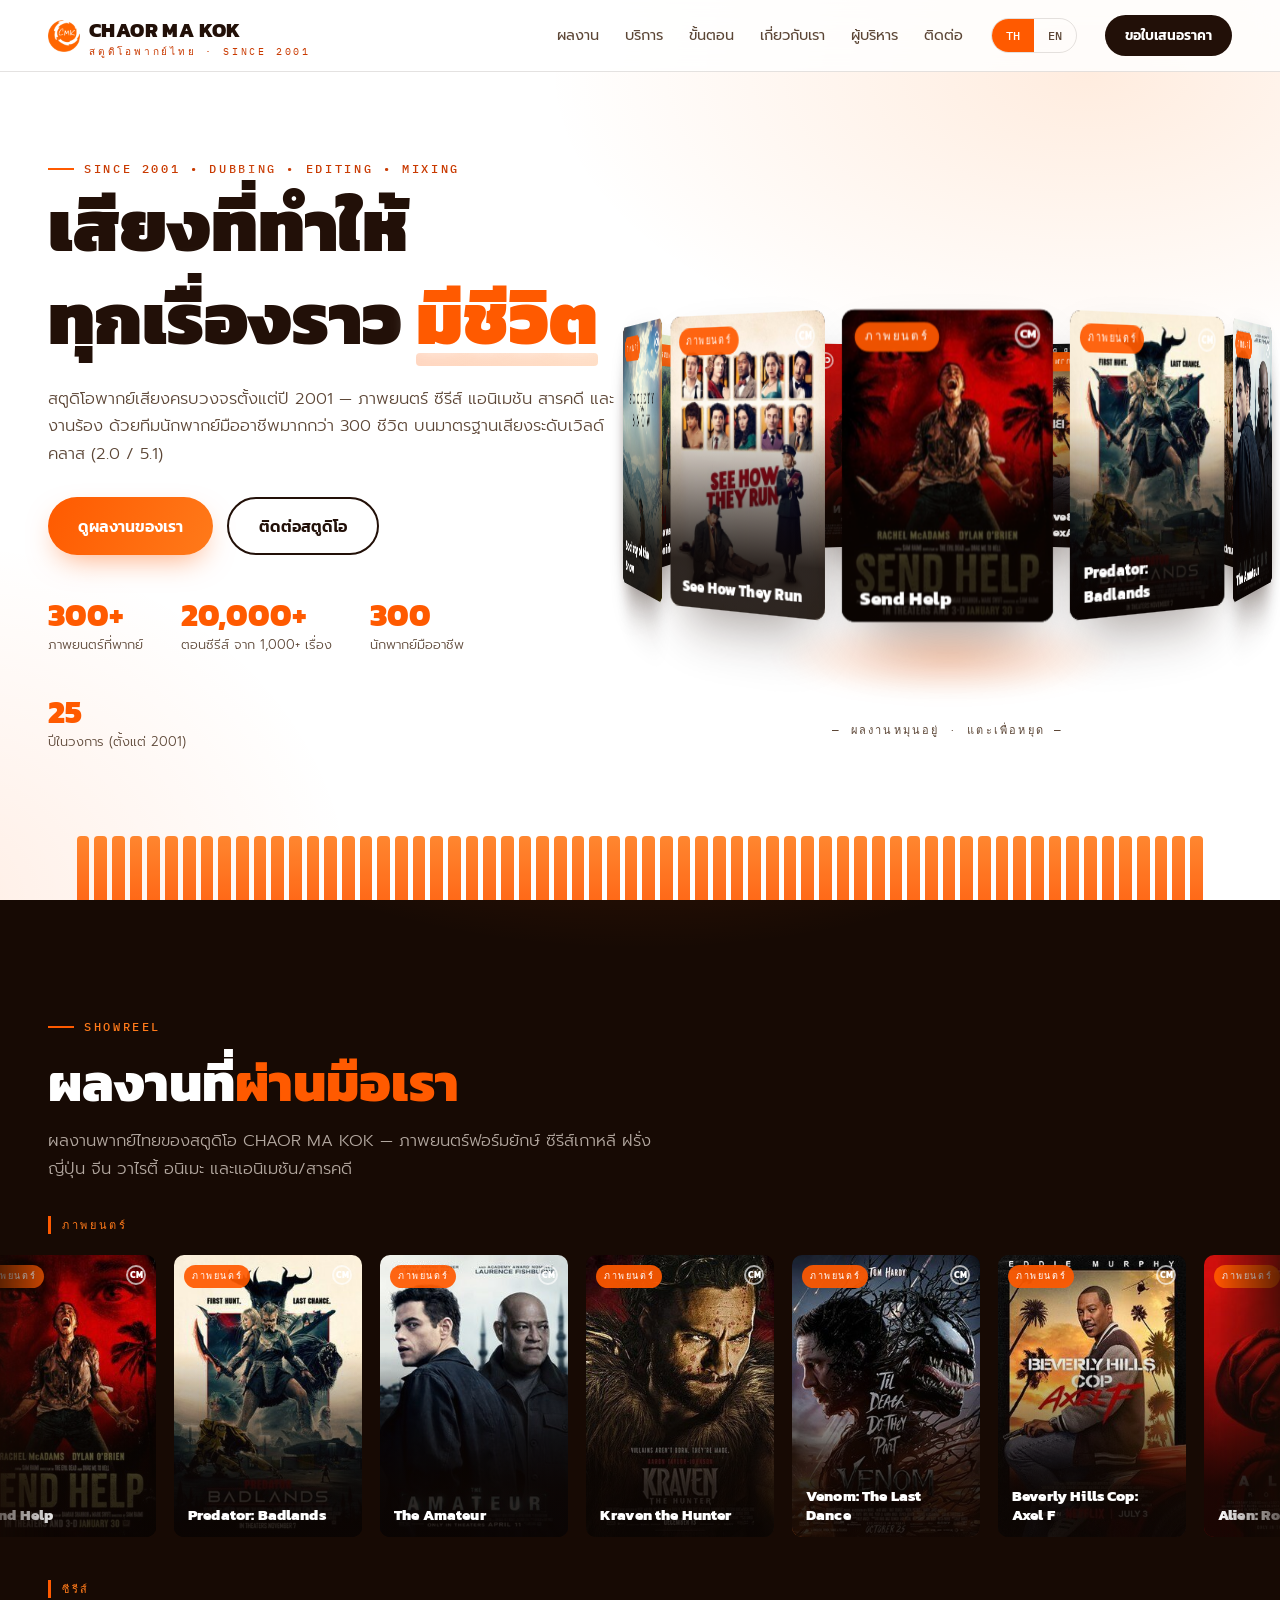
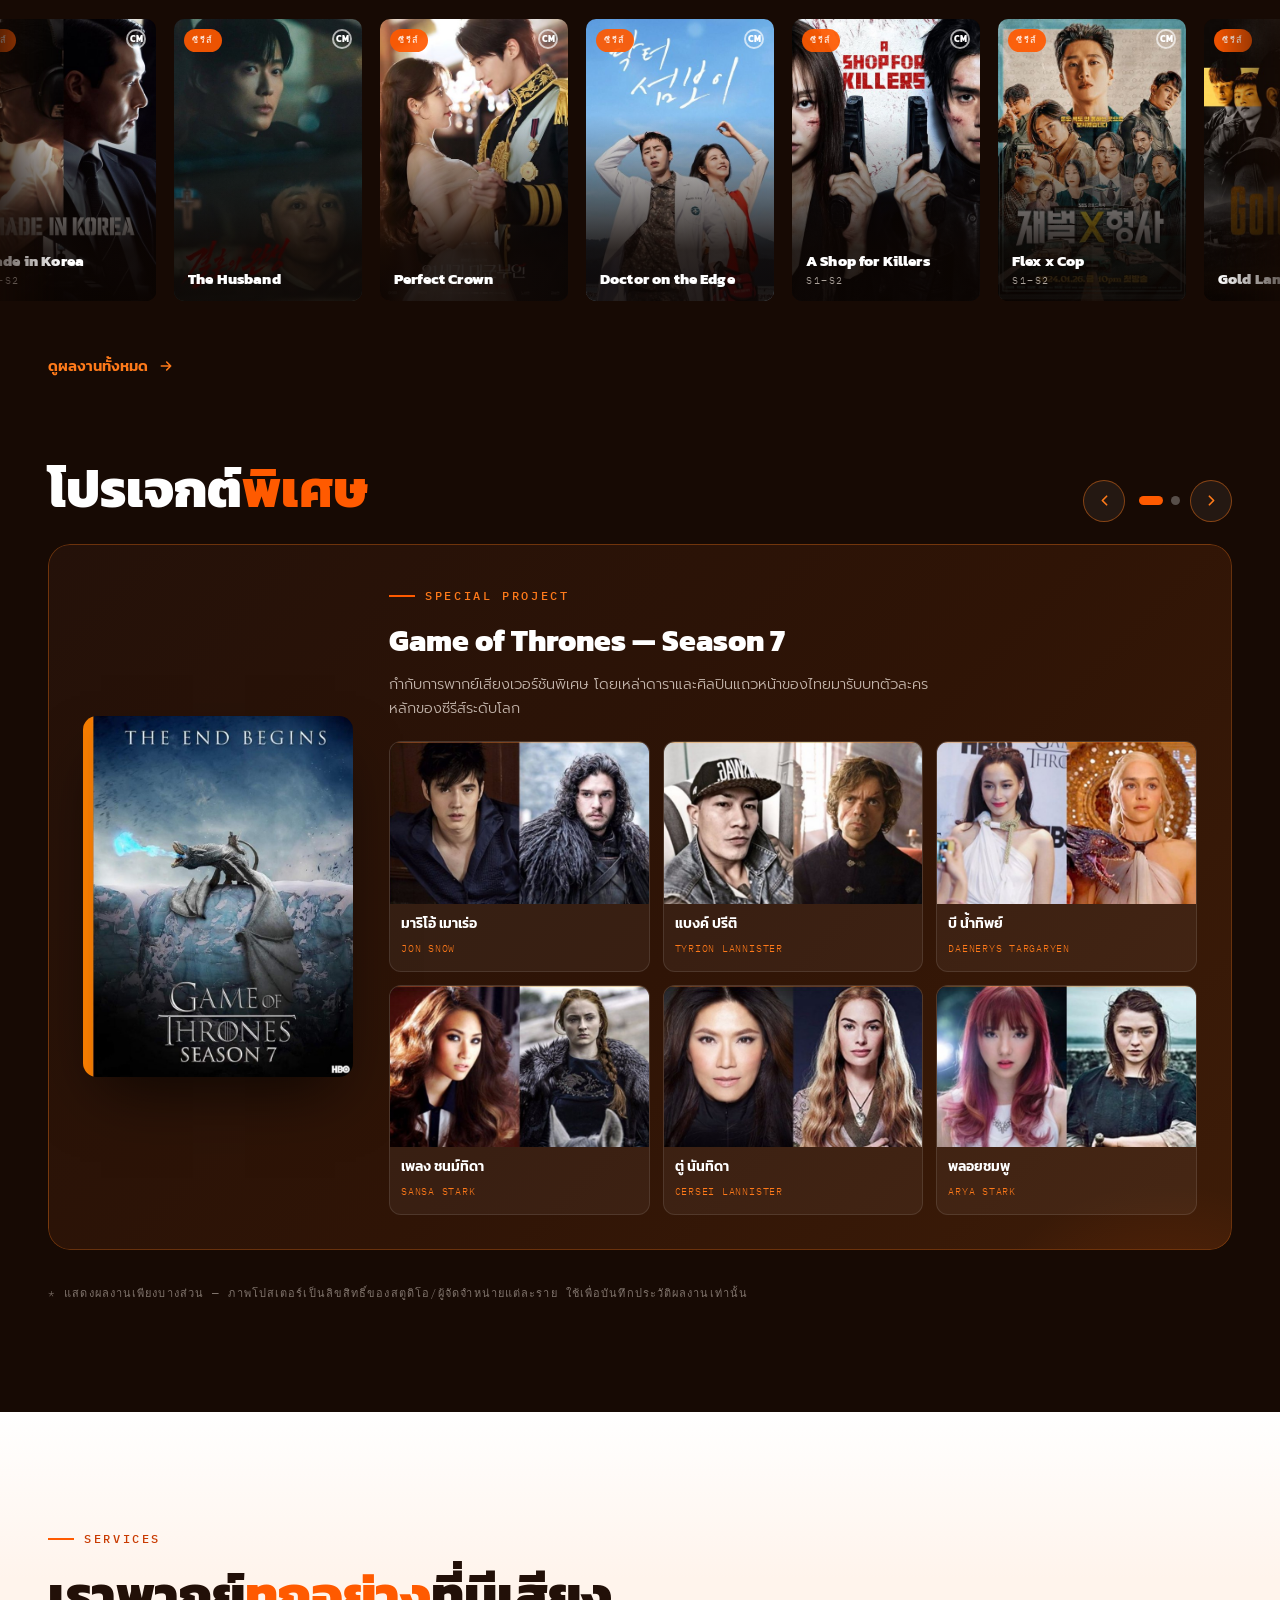
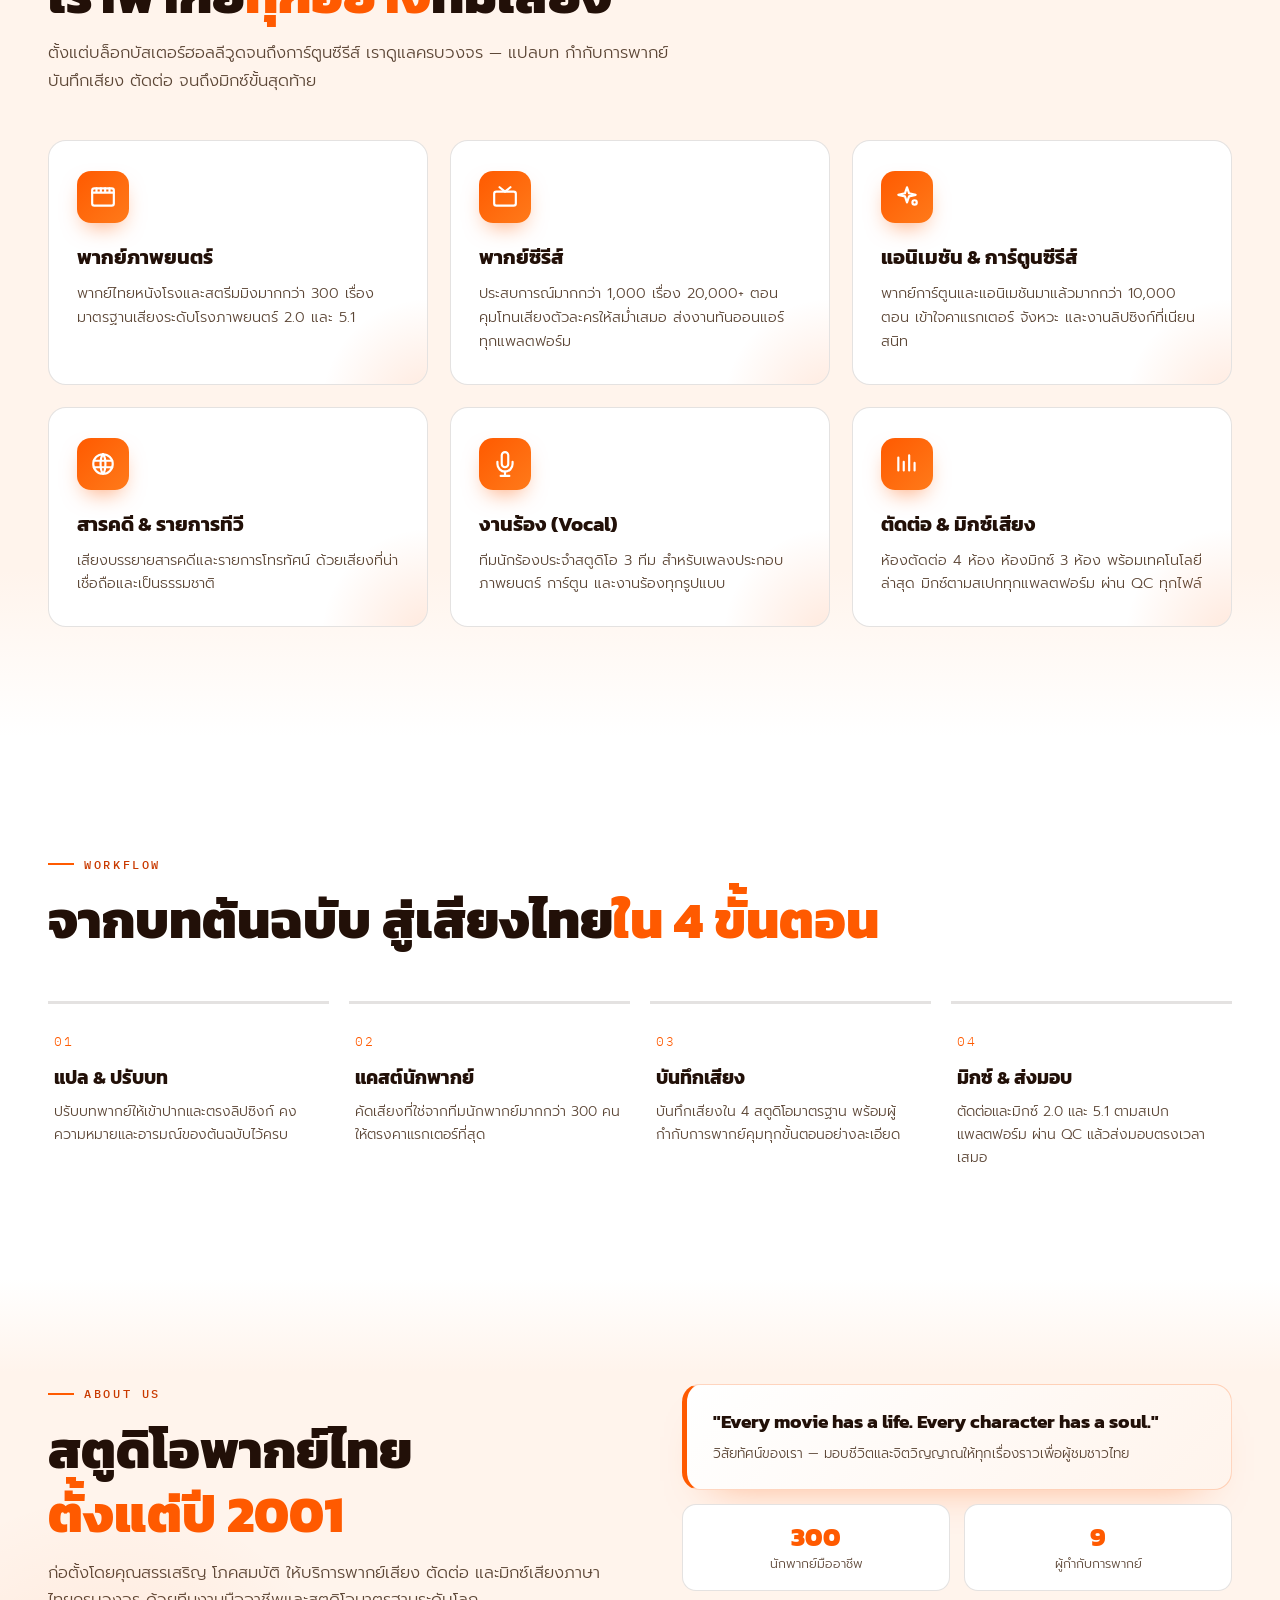
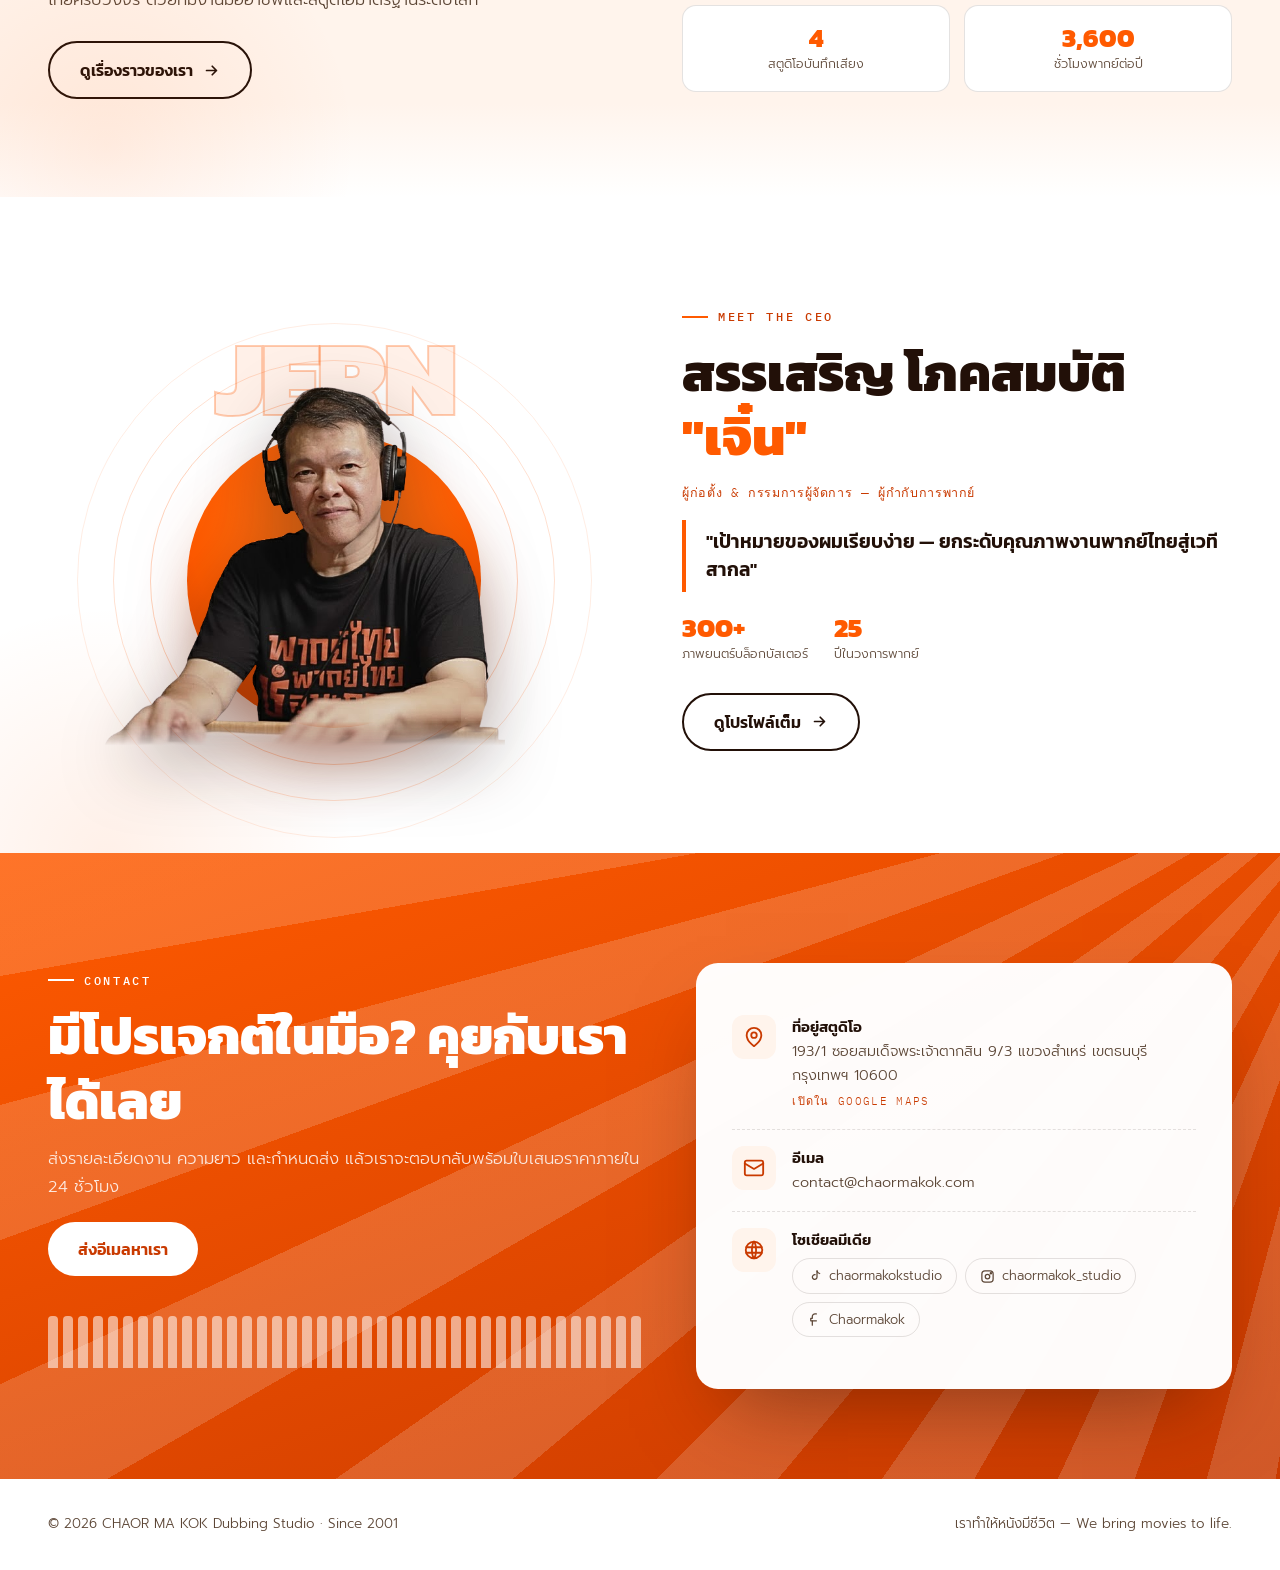
<file: index.html>
<!DOCTYPE html>
<html lang="th">
<head>
<meta charset="UTF-8">
<meta name="viewport" content="width=device-width, initial-scale=1.0">
<title>CHAOR MA KOK — Dubbing Studio · Since 2001</title>
<meta name="description" content="สตูดิโอพากย์เสียงครบวงจรตั้งแต่ปี 2001 — ภาพยนตร์ ซีรีส์ แอนิเมชัน สารคดี และงานร้อง">
<link rel="preconnect" href="https://fonts.googleapis.com">
<link rel="preconnect" href="https://fonts.gstatic.com" crossorigin>
<link href="https://fonts.googleapis.com/css2?family=Kanit:wght@500;600;700;800;900&family=Prompt:wght@300;400;500;600&family=IBM+Plex+Mono:wght@400;500&display=swap" rel="stylesheet">
<link rel="icon" type="image/png" href="assets/logo.png">
<link rel="apple-touch-icon" href="assets/logo-180.png">
<link rel="canonical" href="https://chaormakok.com/">
<meta property="og:type" content="website">
<meta property="og:site_name" content="CHAOR MA KOK">
<meta property="og:locale" content="th_TH">
<meta property="og:url" content="https://chaormakok.com/">
<meta property="og:title" content="CHAOR MA KOK — Dubbing Studio · Since 2001">
<meta property="og:description" content="สตูดิโอพากย์เสียงครบวงจรตั้งแต่ปี 2001 — ภาพยนตร์ ซีรีส์ แอนิเมชัน สารคดี และงานร้อง">
<meta property="og:image" content="https://chaormakok.com/assets/og-image.jpg">
<meta property="og:image:width" content="1200">
<meta property="og:image:height" content="630">
<meta name="twitter:card" content="summary_large_image">
<meta name="twitter:title" content="CHAOR MA KOK — Dubbing Studio · Since 2001">
<meta name="twitter:description" content="สตูดิโอพากย์เสียงครบวงจรตั้งแต่ปี 2001 — ภาพยนตร์ ซีรีส์ แอนิเมชัน สารคดี และงานร้อง">
<meta name="twitter:image" content="https://chaormakok.com/assets/og-image.jpg">
<script type="application/ld+json">
{
  "@context": "https://schema.org",
  "@type": "LocalBusiness",
  "name": "CHAOR MA KOK Co., Ltd.",
  "alternateName": "Chaor Ma Kok Dubbing Studio",
  "description": "Full-service Thai dubbing studio since 2001 — films, series, animation, documentaries and vocal work.",
  "url": "https://chaormakok.com/",
  "logo": "https://chaormakok.com/assets/logo-180.png",
  "image": "https://chaormakok.com/assets/og-image.jpg",
  "foundingDate": "2001",
  "founder": { "@type": "Person", "name": "Sansern Pokesombat" },
  "email": "contact@chaormakok.com",
  "address": {
    "@type": "PostalAddress",
    "streetAddress": "193/1 Somdet Phra Chao Taksin 9/3",
    "addressLocality": "Samre, Thonburi",
    "addressRegion": "Bangkok",
    "postalCode": "10600",
    "addressCountry": "TH"
  },
  "sameAs": [
    "https://www.tiktok.com/@chaormakokstudio",
    "https://www.instagram.com/chaormakok_studio",
    "https://www.facebook.com/profile.php?id=100063698492260"
  ]
}
</script>
<link rel="stylesheet" href="site.css?v=20260906e">
</head>
<body>
<!-- ================= NAV ================= -->
<nav class="nav">
  <div class="nav-in">
    <a href="index.html" class="brand"><img class="logo" src="assets/logo.png" alt="CHAOR MA KOK logo"><span>CHAOR MA KOK<small data-i18n="brandsub">สตูดิโอพากย์ไทย · SINCE 2001</small></span></a>
    <div class="nav-links">
      <a href="works.html" data-i18n="nav.works">ผลงาน</a>
      <a href="#services" data-i18n="nav.services">บริการ</a>
      <a href="#process" data-i18n="nav.process">ขั้นตอน</a>
      <a href="about.html" data-i18n="nav.about">เกี่ยวกับเรา</a>
      <a href="ceo.html" data-i18n="nav.ceo">ผู้บริหาร</a>
      <a href="#contact" data-i18n="nav.contact">ติดต่อ</a>
    </div>
    <div class="lang" role="group" aria-label="Language">
      <button id="btn-th" class="on" onclick="setLang('th')">TH</button>
      <button id="btn-en" onclick="setLang('en')">EN</button>
    </div>
    <a href="#contact" class="nav-cta" data-i18n="nav.cta">ขอใบเสนอราคา</a>
  </div>
</nav>

<!-- ================= HERO ================= -->
<header class="hero" id="top">
  <div class="wrap hero-grid">
    <div>
      <span class="eyebrow rv">SINCE 2001 • DUBBING • EDITING • MIXING</span>
      <h1 class="rv d1" data-i18n-html="hero.title">เสียงที่ทำให้<br>ทุกเรื่องราว <span class="o">มีชีวิต</span></h1>
      <p class="lead rv d2" data-i18n="hero.sub">สตูดิโอพากย์เสียงครบวงจรตั้งแต่ปี 2001 — ภาพยนตร์ ซีรีส์ แอนิเมชัน สารคดี และงานร้อง ด้วยทีมนักพากย์มืออาชีพมากกว่า 300 ชีวิต บนมาตรฐานเสียงระดับเวิลด์คลาส (2.0 / 5.1)</p>
      <div class="cta-row rv d3">
        <a href="#works" class="btn btn-fill" data-i18n="hero.cta1">ดูผลงานของเรา</a>
        <a href="#contact" class="btn btn-line" data-i18n="hero.cta2">ติดต่อสตูดิโอ</a>
      </div>
      <div class="stats rv d4">
        <div class="stat"><b>300+</b><span data-i18n="stat1">ภาพยนตร์ที่พากย์</span></div>
        <div class="stat"><b>20,000+</b><span data-i18n="stat2">ตอนซีรีส์ จาก 1,000+ เรื่อง</span></div>
        <div class="stat"><b>300</b><span data-i18n="stat3">นักพากย์มืออาชีพ</span></div>
        <div class="stat"><b>25</b><span data-i18n="stat4">ปีในวงการ (ตั้งแต่ 2001)</span></div>
      </div>
    </div>
    <div class="stage rv d2" aria-hidden="true">
      <div class="floor"></div>
      <div class="ring" id="ring"></div>
      <span class="hint" data-i18n="hint">— ผลงานหมุนอยู่ · แตะเพื่อหยุด —</span>
    </div>
  </div>
  <div class="wave" id="heroWave" aria-hidden="true"></div>
</header>

<!-- ================= WORKS ================= -->
<section class="works" id="works">
  <div class="wrap">
    <span class="eyebrow rv">SHOWREEL</span>
    <h2 class="h2 rv d1" data-i18n-html="wk.title">ผลงานที่<span class="o">ผ่านมือเรา</span></h2>
    <p class="lead rv d2" data-i18n="wk.sub">ผลงานพากย์ไทยของสตูดิโอ CHAOR MA KOK — ภาพยนตร์ฟอร์มยักษ์ ซีรีส์เกาหลี ฝรั่ง ญี่ปุ่น และจีน</p>
  </div>
  <div class="wrap"><span class="m-label rv" data-i18n="wk.g1">ภาพยนตร์</span></div>
  <div class="m-row m1"><div class="m-track" id="row1"></div></div>

  <div class="wrap"><span class="m-label rv" data-i18n="wk.rowseries">ซีรีส์</span></div>
  <div class="m-row m2"><div class="m-track" id="row2"></div></div>

  <div class="wrap">
    <a class="wk-more" href="works.html"><span data-i18n="wk.viewall">ดูผลงานทั้งหมด</span><svg viewBox="0 0 24 24"><path d="M5 12h14M13 6l6 6-6 6"/></svg></a>

    <!-- ---- special projects carousel ---- -->
    <div class="sp-head rv">
      <h2 class="h2" data-i18n-html="sp.head">โปรเจกต์<span class="o">พิเศษ</span></h2>
      <div class="sp-nav">
        <button class="sp-arrow" id="spPrev" type="button" aria-label="Previous"><svg viewBox="0 0 24 24"><path d="M15 6l-6 6 6 6"/></svg></button>
        <div class="sp-dots" id="spDots"></div>
        <button class="sp-arrow" id="spNext" type="button" aria-label="Next"><svg viewBox="0 0 24 24"><path d="M9 6l6 6-6 6"/></svg></button>
      </div>
    </div>
    <div class="sp-viewport rv"><div class="sp-track" id="spTrack"></div></div>

    <p class="note" data-i18n="wk.note">* แสดงผลงานเพียงบางส่วน — ภาพโปสเตอร์เป็นลิขสิทธิ์ของสตูดิโอ/ผู้จัดจำหน่ายแต่ละราย ใช้เพื่อบันทึกประวัติผลงานเท่านั้น</p>
  </div>
</section>

<!-- ================= SERVICES ================= -->
<section class="sec sec-cream" id="services">
  <div class="wrap">
    <span class="eyebrow rv">SERVICES</span>
    <h2 class="h2 rv d1" data-i18n-html="sv.title">เราพากย์<span class="o">ทุกอย่าง</span>ที่มีเสียง</h2>
    <p class="lead rv d2" data-i18n="sv.sub">ตั้งแต่บล็อกบัสเตอร์ฮอลลีวูดจนถึงการ์ตูนซีรีส์ เราดูแลครบวงจร — แปลบท กำกับการพากย์ บันทึกเสียง ตัดต่อ จนถึงมิกซ์ขั้นสุดท้าย</p>
    <div class="sv-grid">
      <div class="sv rv"><div class="ic"><svg viewBox="0 0 24 24" fill="none" stroke="currentColor" stroke-width="2" stroke-linecap="round" stroke-linejoin="round"><rect x="2" y="4" width="20" height="16" rx="2"/><path d="M2 8h20M6 4v4M10 4v4M14 4v4M18 4v4"/></svg></div><h3 data-i18n="sv1.t">พากย์ภาพยนตร์</h3><p data-i18n="sv1.d">พากย์ไทยหนังโรงและสตรีมมิงมากกว่า 300 เรื่อง มาตรฐานเสียงระดับโรงภาพยนตร์ 2.0 และ 5.1</p></div>
      <div class="sv rv d1"><div class="ic"><svg viewBox="0 0 24 24" fill="none" stroke="currentColor" stroke-width="2" stroke-linecap="round" stroke-linejoin="round"><rect x="2" y="7" width="20" height="13" rx="2"/><path d="m7 3 5 4 5-4"/></svg></div><h3 data-i18n="sv2.t">พากย์ซีรีส์</h3><p data-i18n="sv2.d">ประสบการณ์มากกว่า 1,000 เรื่อง 20,000+ ตอน คุมโทนเสียงตัวละครให้สม่ำเสมอ ส่งงานทันออนแอร์ทุกแพลตฟอร์ม</p></div>
      <div class="sv rv d2"><div class="ic"><svg viewBox="0 0 24 24" fill="none" stroke="currentColor" stroke-width="2" stroke-linecap="round" stroke-linejoin="round"><path d="M12 3l1.9 5.6L20 10l-6.1 1.4L12 17l-1.9-5.6L4 10l6.1-1.4z"/><circle cx="19" cy="17" r="2"/></svg></div><h3 data-i18n="sv3.t">แอนิเมชัน &amp; การ์ตูนซีรีส์</h3><p data-i18n="sv3.d">พากย์การ์ตูนและแอนิเมชันมาแล้วมากกว่า 10,000 ตอน เข้าใจคาแรกเตอร์ จังหวะ และงานลิปซิงก์ที่เนียนสนิท</p></div>
      <div class="sv rv"><div class="ic"><svg viewBox="0 0 24 24" fill="none" stroke="currentColor" stroke-width="2" stroke-linecap="round" stroke-linejoin="round"><circle cx="12" cy="12" r="9"/><path d="M3.5 9h17M3.5 15h17M12 3c3 3.5 3 14.5 0 18M12 3c-3 3.5-3 14.5 0 18"/></svg></div><h3 data-i18n="sv4.t">สารคดี &amp; รายการทีวี</h3><p data-i18n="sv4.d">เสียงบรรยายสารคดีและรายการโทรทัศน์ ด้วยเสียงที่น่าเชื่อถือและเป็นธรรมชาติ</p></div>
      <div class="sv rv d1"><div class="ic"><svg viewBox="0 0 24 24" fill="none" stroke="currentColor" stroke-width="2" stroke-linecap="round" stroke-linejoin="round"><path d="M12 1a3 3 0 0 1 3 3v8a3 3 0 0 1-6 0V4a3 3 0 0 1 3-3z"/><path d="M19 10v2a7 7 0 0 1-14 0v-2"/><path d="M12 19v4M8 23h8"/></svg></div><h3 data-i18n="sv5.t">งานร้อง (Vocal)</h3><p data-i18n="sv5.d">ทีมนักร้องประจำสตูดิโอ 3 ทีม สำหรับเพลงประกอบภาพยนตร์ การ์ตูน และงานร้องทุกรูปแบบ</p></div>
      <div class="sv rv d2"><div class="ic"><svg viewBox="0 0 24 24" fill="none" stroke="currentColor" stroke-width="2" stroke-linecap="round" stroke-linejoin="round"><path d="M4 18V6m5 12V10m5 8V4m5 14v-7"/></svg></div><h3 data-i18n="sv6.t">ตัดต่อ &amp; มิกซ์เสียง</h3><p data-i18n="sv6.d">ห้องตัดต่อ 4 ห้อง ห้องมิกซ์ 3 ห้อง พร้อมเทคโนโลยีล่าสุด มิกซ์ตามสเปกทุกแพลตฟอร์ม ผ่าน QC ทุกไฟล์</p></div>
    </div>
  </div>
</section>

<!-- ================= PROCESS ================= -->
<section class="sec" id="process">
  <div class="wrap">
    <span class="eyebrow rv">WORKFLOW</span>
    <h2 class="h2 rv d1" data-i18n-html="pc.title">จากบทต้นฉบับ สู่เสียงไทย<span class="o">ใน 4 ขั้นตอน</span></h2>
    <div class="steps">
      <div class="step rv"><h3 data-i18n="pc1.t">แปล &amp; ปรับบท</h3><p data-i18n="pc1.d">ปรับบทพากย์ให้เข้าปากและตรงลิปซิงก์ คงความหมายและอารมณ์ของต้นฉบับไว้ครบ</p></div>
      <div class="step rv d1"><h3 data-i18n="pc2.t">แคสต์นักพากย์</h3><p data-i18n="pc2.d">คัดเสียงที่ใช่จากทีมนักพากย์มากกว่า 300 คน ให้ตรงคาแรกเตอร์ที่สุด</p></div>
      <div class="step rv d2"><h3 data-i18n="pc3.t">บันทึกเสียง</h3><p data-i18n="pc3.d">บันทึกเสียงใน 4 สตูดิโอมาตรฐาน พร้อมผู้กำกับการพากย์คุมทุกขั้นตอนอย่างละเอียด</p></div>
      <div class="step rv d3"><h3 data-i18n="pc4.t">มิกซ์ &amp; ส่งมอบ</h3><p data-i18n="pc4.d">ตัดต่อและมิกซ์ 2.0 และ 5.1 ตามสเปกแพลตฟอร์ม ผ่าน QC แล้วส่งมอบตรงเวลาเสมอ</p></div>
    </div>
  </div>
</section>

<!-- ================= ABOUT (preview) ================= -->
<section class="pv sec-cream" id="about-preview">
  <div class="wrap pv-in">
    <div class="pv-body">
      <span class="eyebrow rv">ABOUT US</span>
      <h2 class="h2 rv d1" data-i18n-html="pv.a.title">สตูดิโอพากย์ไทย<br><span class="o">ตั้งแต่ปี 2001</span></h2>
      <p class="lead rv d2" data-i18n="pv.a.sub">ก่อตั้งโดยคุณสรรเสริญ โภคสมบัติ ให้บริการพากย์เสียง ตัดต่อ และมิกซ์เสียงภาษาไทยครบวงจร ด้วยทีมงานมืออาชีพและสตูดิโอมาตรฐานระดับโลก</p>
      <a href="about.html" class="btn btn-line pv-cta rv d3"><span data-i18n="pv.a.btn">ดูเรื่องราวของเรา</span><svg viewBox="0 0 24 24"><path d="M5 12h14M13 6l6 6-6 6"/></svg></a>
    </div>
    <div class="pv-media">
      <div class="pv-panel rv d1">
        <div class="pv-quote">
          <b data-i18n="ab.vq">"Every movie has a life. Every character has a soul."</b>
          <span data-i18n="pv.a.vd">วิสัยทัศน์ของเรา — มอบชีวิตและจิตวิญญาณให้ทุกเรื่องราวเพื่อผู้ชมชาวไทย</span>
        </div>
        <div class="num"><b>300</b><span data-i18n="ab.n1">นักพากย์มืออาชีพ</span></div>
        <div class="num"><b>9</b><span data-i18n="ab.n2">ผู้กำกับการพากย์</span></div>
        <div class="num"><b>4</b><span data-i18n="ab.n5">สตูดิโอบันทึกเสียง</span></div>
        <div class="num"><b>3,600</b><span data-i18n="ab.n8">ชั่วโมงพากย์ต่อปี</span></div>
      </div>
    </div>
  </div>
</section>

<!-- ================= CEO (preview) ================= -->
<section class="pv alt" id="ceo-preview">
  <div class="wrap pv-in">
    <div class="pv-body">
      <span class="eyebrow rv">MEET THE CEO</span>
      <h2 class="h2 rv d1" data-i18n-html="ceo.name">สรรเสริญ โภคสมบัติ <span class="o">"เจิ๋น"</span></h2>
      <p class="ceo-role rv d1" data-i18n="ceo.role">ผู้ก่อตั้ง &amp; กรรมการผู้จัดการ — ผู้กำกับการพากย์</p>
      <blockquote class="ceo-quote rv d2" data-i18n="ceo.quote">"เป้าหมายของผมเรียบง่าย — ยกระดับคุณภาพงานพากย์ไทยสู่เวทีสากล"</blockquote>
      <div class="pv-facts rv d2">
        <div><b>300+</b><span data-i18n="pv.c.f1">ภาพยนตร์บล็อกบัสเตอร์</span></div>
        <div><b>25</b><span data-i18n="pv.c.f2">ปีในวงการพากย์</span></div>
      </div>
      <a href="ceo.html" class="btn btn-line pv-cta rv d3"><span data-i18n="pv.c.btn">ดูโปรไฟล์เต็ม</span><svg viewBox="0 0 24 24"><path d="M5 12h14M13 6l6 6-6 6"/></svg></a>
    </div>
    <div class="pv-media">
      <div class="cx-stage rv d1">
        <span class="cx-ring r1" aria-hidden="true"></span>
        <span class="cx-ring r2" aria-hidden="true"></span>
        <span class="cx-ring r3" aria-hidden="true"></span>
        <span class="cx-word" aria-hidden="true">JERN</span>
        <span class="cx-disc" aria-hidden="true"></span>
        <img class="cx-fig" src="assets/ceo-cut.png" alt="Sansern 'Jern' Pokesombat wearing headphones at the dubbing desk">
      </div>
    </div>
  </div>
</section>

<!-- ================= CONTACT ================= -->
<section class="contact" id="contact">
  <div class="wrap ct-grid">
    <div>
      <span class="eyebrow rv">CONTACT</span>
      <h2 class="h2 rv d1" data-i18n="ct.title">มีโปรเจกต์ในมือ? คุยกับเราได้เลย</h2>
      <p class="lead rv d2" data-i18n="ct.sub">ส่งรายละเอียดงาน ความยาว และกำหนดส่ง แล้วเราจะตอบกลับพร้อมใบเสนอราคาภายใน 24 ชั่วโมง</p>
      <div class="ct-actions rv d3">
        <a class="btn btn-white" href="mailto:contact@chaormakok.com" data-i18n="ct.mailbtn">ส่งอีเมลหาเรา</a>
      </div>
      <div class="wave" id="ctWave" aria-hidden="true"></div>
    </div>
    <div class="ct-card rv d2">
      <div class="ct-row">
        <div class="ic"><svg viewBox="0 0 24 24" fill="none" stroke="currentColor" stroke-width="2" stroke-linecap="round" stroke-linejoin="round"><path d="M20 10c0 6-8 12-8 12S4 16 4 10a8 8 0 1 1 16 0z"/><circle cx="12" cy="10" r="3"/></svg></div>
        <div>
          <b data-i18n="ct.addr.t">ที่อยู่สตูดิโอ</b>
          <p><a href="https://www.google.com/maps/search/?api=1&amp;query=193%2F1%20Somdet%20Phra%20Chao%20Taksin%209%2F3%20Samre%20Thonburi%20Bangkok%2010600" target="_blank" rel="noopener"><span data-i18n="ct.addr.d">193/1 ซอยสมเด็จพระเจ้าตากสิน 9/3 แขวงสำเหร่ เขตธนบุรี กรุงเทพฯ 10600</span><br><span class="ct-map" data-i18n="ct.map">เปิดใน Google Maps</span></a></p>
        </div>
      </div>
      <div class="ct-row">
        <div class="ic"><svg viewBox="0 0 24 24" fill="none" stroke="currentColor" stroke-width="2" stroke-linecap="round" stroke-linejoin="round"><rect x="2" y="4" width="20" height="16" rx="2"/><path d="m22 7-10 6L2 7"/></svg></div>
        <div><b data-i18n="ct.mail.t">อีเมล</b><p><a href="mailto:contact@chaormakok.com">contact@chaormakok.com</a></p></div>
      </div>
      <div class="ct-row">
        <div class="ic"><svg viewBox="0 0 24 24" fill="none" stroke="currentColor" stroke-width="2" stroke-linecap="round" stroke-linejoin="round"><circle cx="12" cy="12" r="9"/><path d="M3.5 9h17M3.5 15h17M12 3c3 3.5 3 14.5 0 18M12 3c-3 3.5-3 14.5 0 18"/></svg></div>
        <div>
          <b data-i18n="ct.social.t">โซเชียลมีเดีย</b>
          <p class="socials">
            <a href="https://www.tiktok.com/@chaormakokstudio" target="_blank" rel="noopener"><svg viewBox="0 0 24 24" fill="none" stroke="currentColor" stroke-width="2" stroke-linecap="round" stroke-linejoin="round"><path d="M16 3v9.8a3.7 3.7 0 1 1-3.1-3.65"/><path d="M16 3.2c.5 2.2 2.1 3.7 4.3 4"/></svg>chaormakokstudio</a>
            <a href="https://www.instagram.com/chaormakok_studio" target="_blank" rel="noopener"><svg viewBox="0 0 24 24" fill="none" stroke="currentColor" stroke-width="2" stroke-linecap="round" stroke-linejoin="round"><rect x="3" y="3" width="18" height="18" rx="5"/><circle cx="12" cy="12" r="3.6"/><circle cx="17.4" cy="6.6" r="1"/></svg>chaormakok_studio</a>
            <a href="https://www.facebook.com/profile.php?id=100063698492260" target="_blank" rel="noopener"><svg viewBox="0 0 24 24" fill="none" stroke="currentColor" stroke-width="2" stroke-linecap="round" stroke-linejoin="round"><path d="M15 3h-2.2A4.3 4.3 0 0 0 8.5 7.3V10H6v4h2.5v7"/><path d="M8.5 14H15"/></svg>Chaormakok</a>
          </p>
        </div>
      </div>
    </div>
  </div>
</section>

<footer class="footer">
  <div class="wrap">
    <span>© 2026 CHAOR MA KOK Dubbing Studio · Since 2001</span>
    <span data-i18n="ft">เราทำให้หนังมีชีวิต — We bring movies to life.</span>
  </div>
</footer>

<!-- ================= WORK MODAL ================= -->
<div class="md" id="workModal" role="dialog" aria-modal="true" aria-labelledby="mdTitle" hidden>
  <div class="md-backdrop"></div>
  <div class="md-card">
    <button class="md-close" type="button" aria-label="Close"><svg viewBox="0 0 24 24"><path d="M6 6l12 12M18 6L6 18"/></svg></button>
    <div class="md-art"></div>
    <div>
      <span class="md-badge"></span>
      <h3 class="md-title" id="mdTitle"></h3>
      <div class="md-note"></div>
      <div class="md-rows"></div>
      <div class="md-credits" hidden></div>
    </div>
  </div>
</div>

<script src="site.js?v=20260906e"></script>
</body>
</html>
</file>
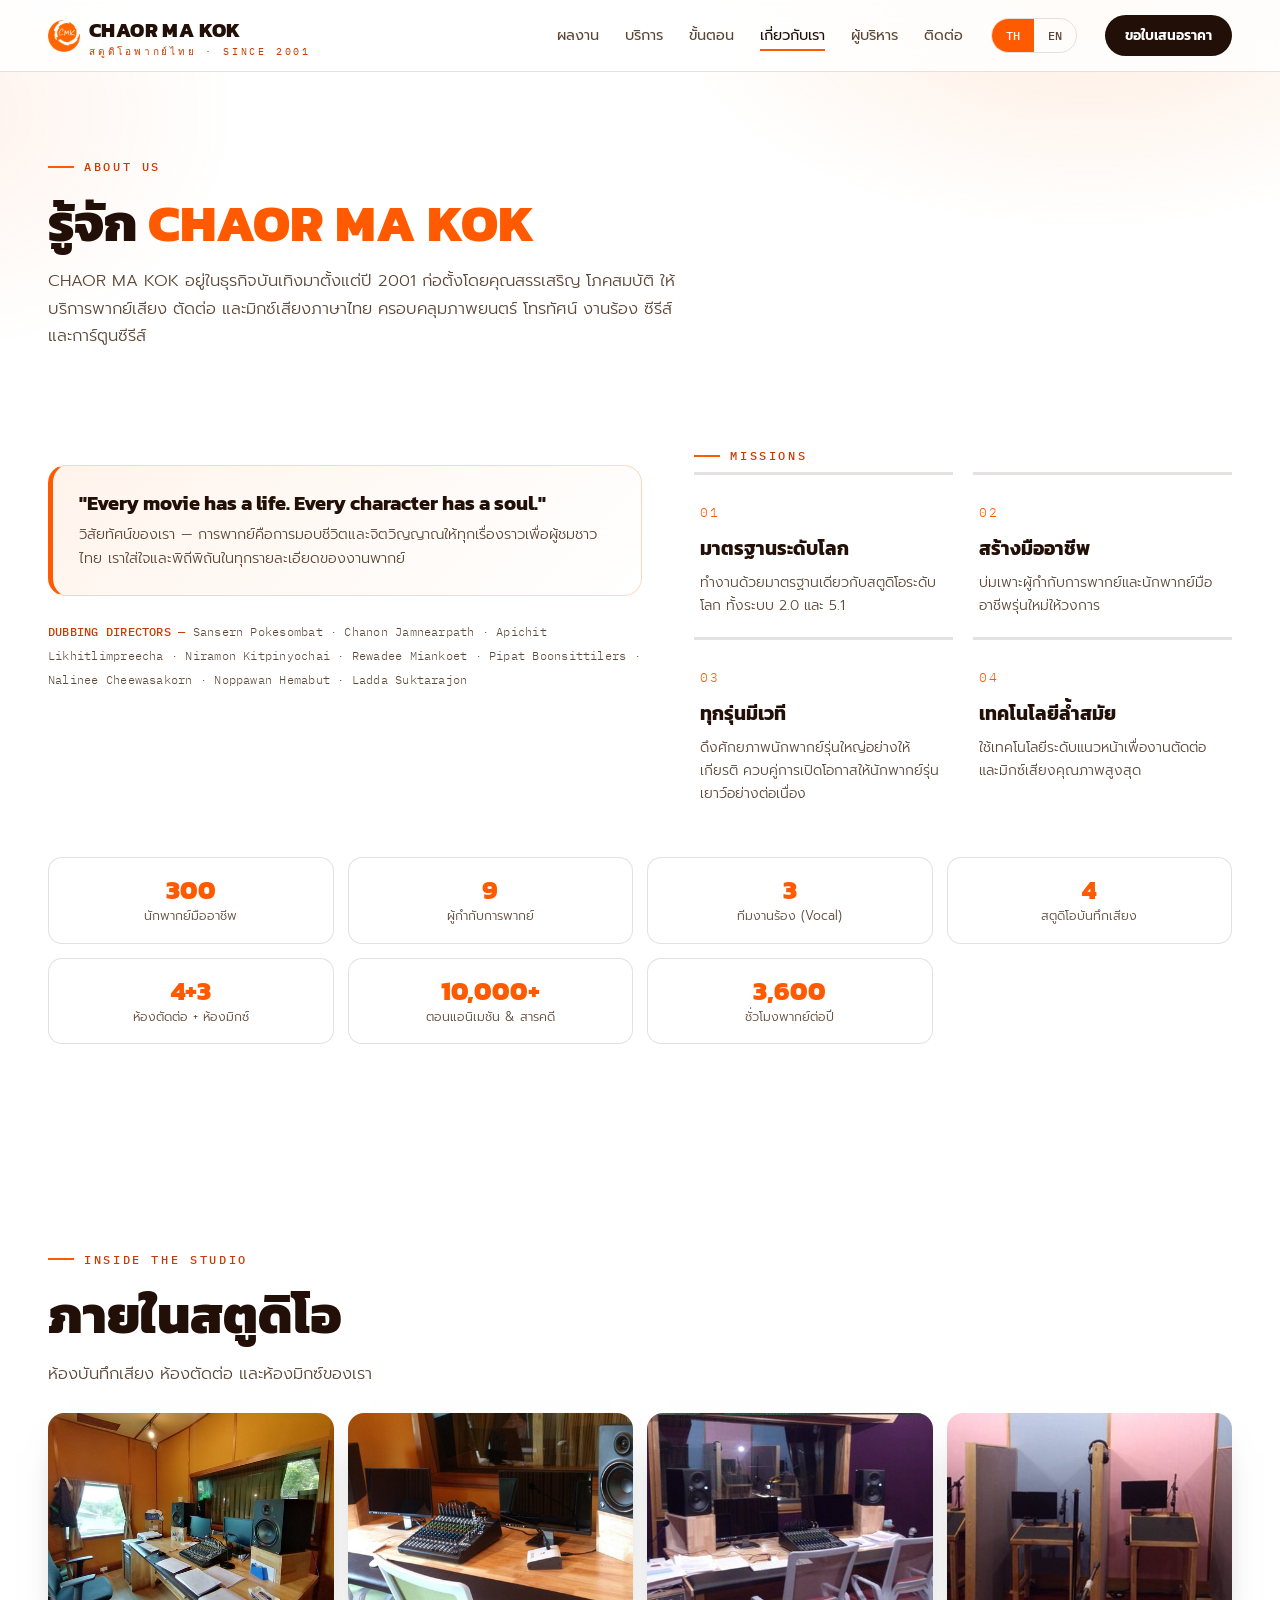
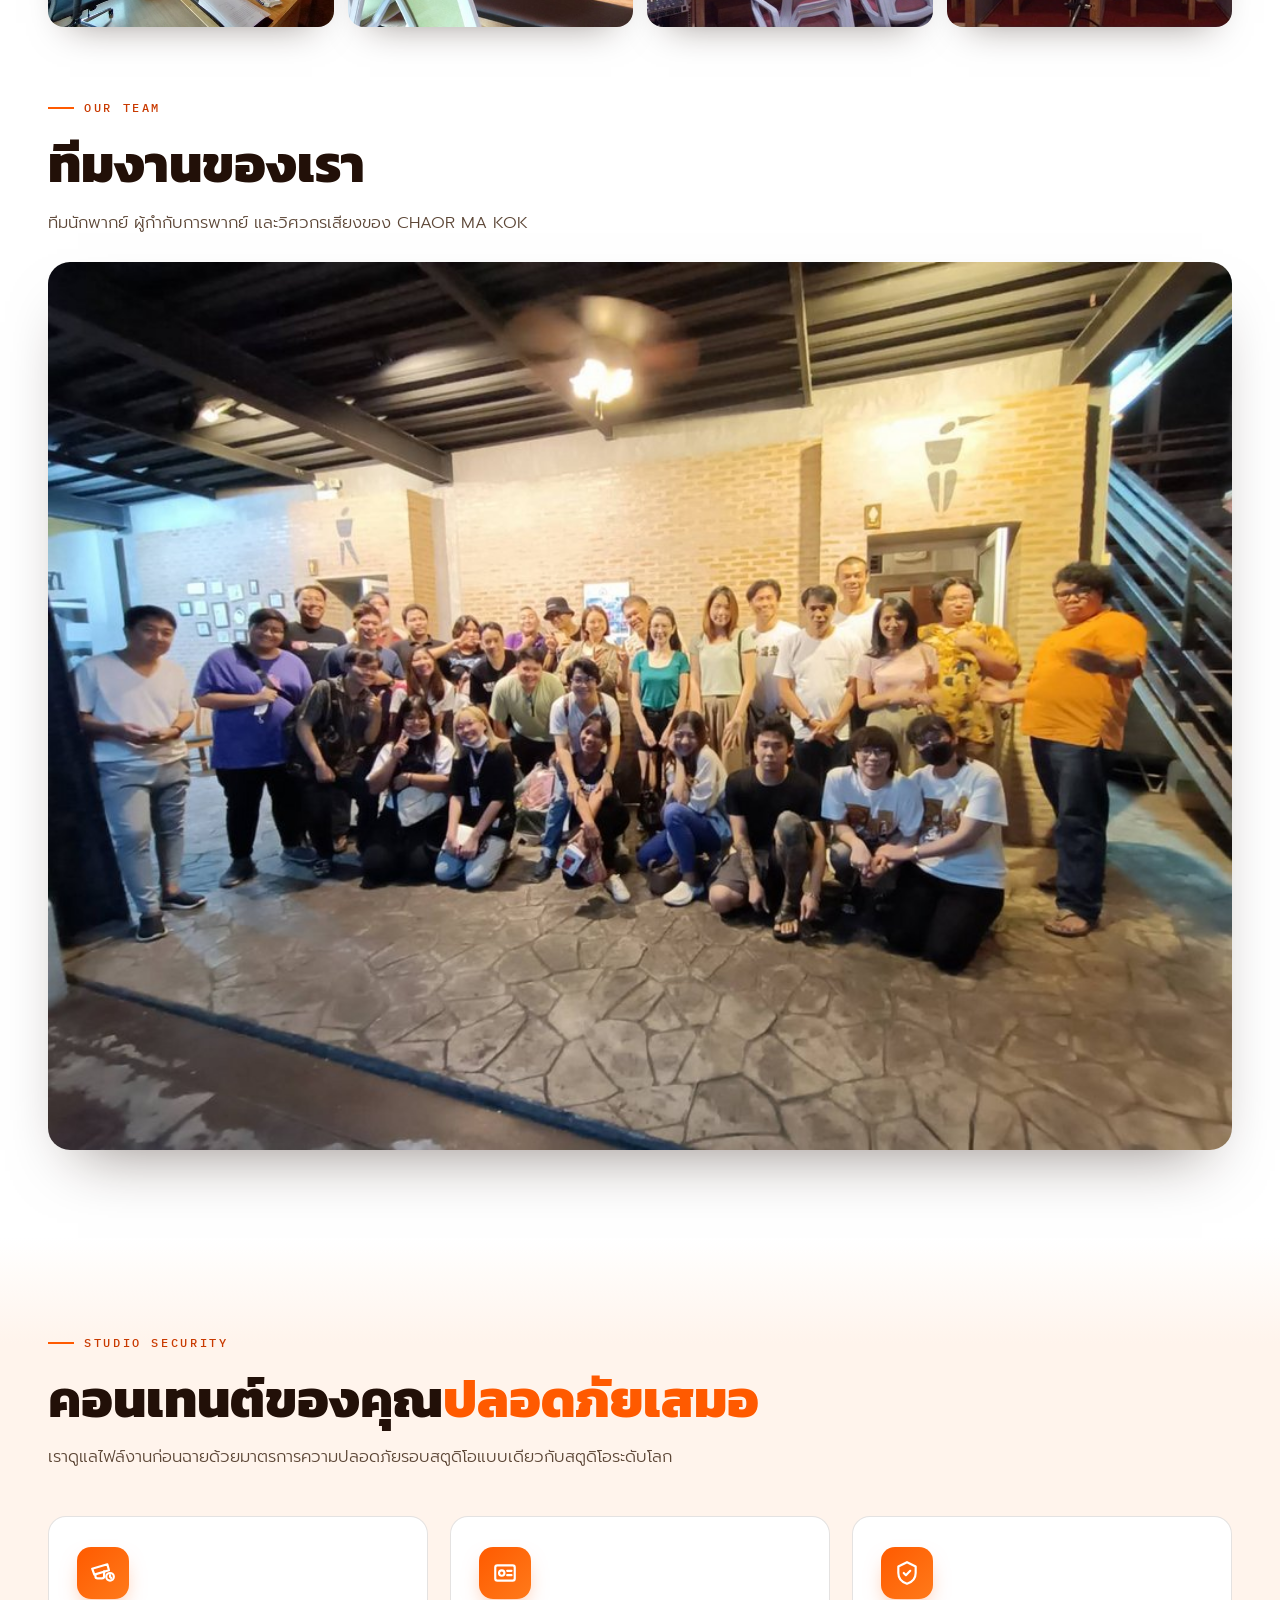
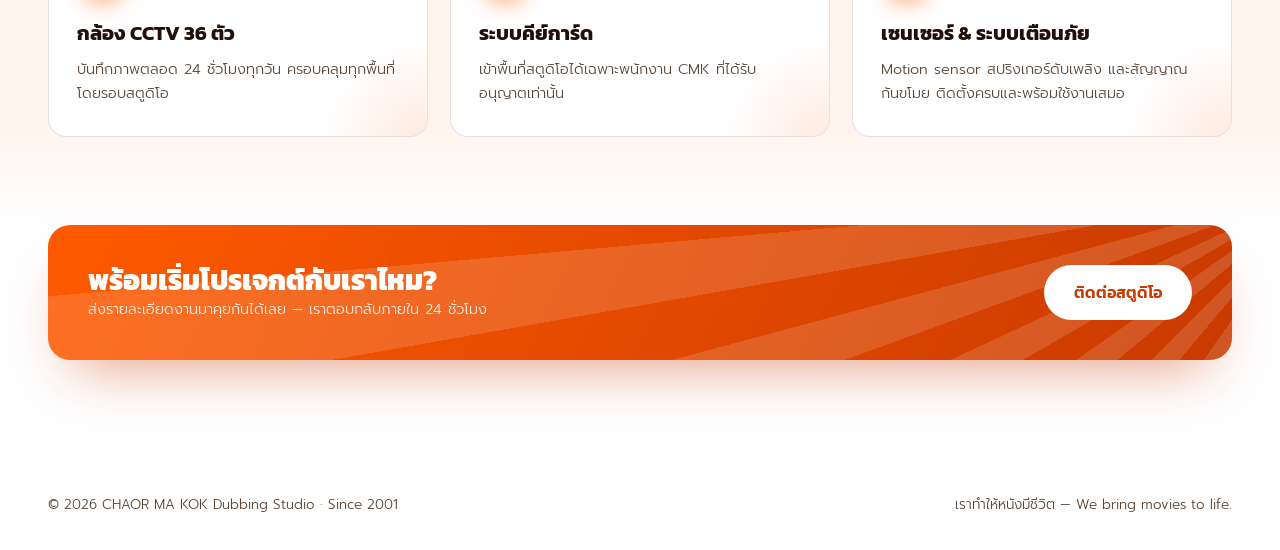
<file: about.html>
<!DOCTYPE html>
<html lang="th">
<head>
<meta charset="UTF-8">
<meta name="viewport" content="width=device-width, initial-scale=1.0">
<title>เกี่ยวกับเรา — CHAOR MA KOK Dubbing Studio</title>
<meta name="description" content="เรื่องราวของ CHAOR MA KOK ตั้งแต่ปี 2001 — วิสัยทัศน์ พันธกิจ ทีมงาน และความปลอดภัยของสตูดิโอ">
<link rel="preconnect" href="https://fonts.googleapis.com">
<link rel="preconnect" href="https://fonts.gstatic.com" crossorigin>
<link href="https://fonts.googleapis.com/css2?family=Kanit:wght@500;600;700;800;900&family=Prompt:wght@300;400;500;600&family=IBM+Plex+Mono:wght@400;500&display=swap" rel="stylesheet">
<link rel="icon" type="image/png" href="assets/logo.png">
<link rel="apple-touch-icon" href="assets/logo-180.png">
<link rel="canonical" href="https://chaormakok.com/about.html">
<meta property="og:type" content="website">
<meta property="og:site_name" content="CHAOR MA KOK">
<meta property="og:locale" content="th_TH">
<meta property="og:url" content="https://chaormakok.com/about.html">
<meta property="og:title" content="เกี่ยวกับเรา — CHAOR MA KOK Dubbing Studio">
<meta property="og:description" content="เรื่องราวของ CHAOR MA KOK ตั้งแต่ปี 2001 — วิสัยทัศน์ พันธกิจ ทีมงาน และความปลอดภัยของสตูดิโอ">
<meta property="og:image" content="https://chaormakok.com/assets/og-image.jpg">
<meta property="og:image:width" content="1200">
<meta property="og:image:height" content="630">
<meta name="twitter:card" content="summary_large_image">
<meta name="twitter:title" content="เกี่ยวกับเรา — CHAOR MA KOK Dubbing Studio">
<meta name="twitter:description" content="เรื่องราวของ CHAOR MA KOK ตั้งแต่ปี 2001 — วิสัยทัศน์ พันธกิจ ทีมงาน และความปลอดภัยของสตูดิโอ">
<meta name="twitter:image" content="https://chaormakok.com/assets/og-image.jpg">
<link rel="stylesheet" href="site.css?v=20260906e">
</head>
<body>
<!-- ================= NAV ================= -->
<nav class="nav">
  <div class="nav-in">
    <a href="index.html" class="brand"><img class="logo" src="assets/logo.png" alt="CHAOR MA KOK logo"><span>CHAOR MA KOK<small data-i18n="brandsub">สตูดิโอพากย์ไทย · SINCE 2001</small></span></a>
    <div class="nav-links">
      <a href="works.html" data-i18n="nav.works">ผลงาน</a>
      <a href="index.html#services" data-i18n="nav.services">บริการ</a>
      <a href="index.html#process" data-i18n="nav.process">ขั้นตอน</a>
      <a href="about.html" class="act" data-i18n="nav.about">เกี่ยวกับเรา</a>
      <a href="ceo.html" data-i18n="nav.ceo">ผู้บริหาร</a>
      <a href="index.html#contact" data-i18n="nav.contact">ติดต่อ</a>
    </div>
    <div class="lang" role="group" aria-label="Language">
      <button id="btn-th" class="on" onclick="setLang('th')">TH</button>
      <button id="btn-en" onclick="setLang('en')">EN</button>
    </div>
    <a href="index.html#contact" class="nav-cta" data-i18n="nav.cta">ขอใบเสนอราคา</a>
  </div>
</nav>

<!-- ================= PAGE HEAD ================= -->
<header class="page-head">
  <div class="wrap">
    <span class="eyebrow rv">ABOUT US</span>
    <h2 class="h2 rv d1" data-i18n-html="ab.title">รู้จัก <span class="o">CHAOR MA KOK</span></h2>
    <p class="lead rv d2" data-i18n="ab.story">CHAOR MA KOK อยู่ในธุรกิจบันเทิงมาตั้งแต่ปี 2001 ก่อตั้งโดยคุณสรรเสริญ โภคสมบัติ ให้บริการพากย์เสียง ตัดต่อ และมิกซ์เสียงภาษาไทย ครอบคลุมภาพยนตร์ โทรทัศน์ งานร้อง ซีรีส์ และการ์ตูนซีรีส์</p>
  </div>
</header>

<!-- ================= STORY / MISSIONS ================= -->
<section class="sec" id="about" style="padding-top:64px">
  <div class="wrap">
    <div class="ab-grid">
      <div>
        <div class="vision rv">
          <b data-i18n="ab.vq">"Every movie has a life. Every character has a soul."</b>
          <p data-i18n="ab.vd">วิสัยทัศน์ของเรา — การพากย์คือการมอบชีวิตและจิตวิญญาณให้ทุกเรื่องราวเพื่อผู้ชมชาวไทย เราใส่ใจและพิถีพิถันในทุกรายละเอียดของงานพากย์</p>
        </div>
        <p class="dirs rv d1"><b data-i18n="ab.dirt">DUBBING DIRECTORS —</b> Sansern Pokesombat · Chanon Jamnearpath · Apichit Likhitlimpreecha · Niramon Kitpinyochai · Rewadee Miankoet · Pipat Boonsittilers · Nalinee Cheewasakorn · Noppawan Hemabut · Ladda Suktarajon</p>
      </div>
      <div>
        <span class="eyebrow rv">MISSIONS</span>
        <div class="steps">
          <div class="step rv"><h3 data-i18n="ab.m1t">มาตรฐานระดับโลก</h3><p data-i18n="ab.m1d">ทำงานด้วยมาตรฐานเดียวกับสตูดิโอระดับโลก ทั้งระบบ 2.0 และ 5.1</p></div>
          <div class="step rv d1"><h3 data-i18n="ab.m2t">สร้างมืออาชีพ</h3><p data-i18n="ab.m2d">บ่มเพาะผู้กำกับการพากย์และนักพากย์มืออาชีพรุ่นใหม่ให้วงการ</p></div>
          <div class="step rv d2"><h3 data-i18n="ab.m3t">ทุกรุ่นมีเวที</h3><p data-i18n="ab.m3d">ดึงศักยภาพนักพากย์รุ่นใหญ่อย่างให้เกียรติ ควบคู่การเปิดโอกาสให้นักพากย์รุ่นเยาว์อย่างต่อเนื่อง</p></div>
          <div class="step rv d3"><h3 data-i18n="ab.m4t">เทคโนโลยีล้ำสมัย</h3><p data-i18n="ab.m4d">ใช้เทคโนโลยีระดับแนวหน้าเพื่องานตัดต่อและมิกซ์เสียงคุณภาพสูงสุด</p></div>
        </div>
      </div>
    </div>
    <div class="nums">
      <div class="num rv"><b>300</b><span data-i18n="ab.n1">นักพากย์มืออาชีพ</span></div>
      <div class="num rv d1"><b>9</b><span data-i18n="ab.n2">ผู้กำกับการพากย์</span></div>
      <div class="num rv d3"><b>3</b><span data-i18n="ab.n4">ทีมงานร้อง (Vocal)</span></div>
      <div class="num rv"><b>4</b><span data-i18n="ab.n5">สตูดิโอบันทึกเสียง</span></div>
      <div class="num rv d1"><b>4+3</b><span data-i18n="ab.n6">ห้องตัดต่อ + ห้องมิกซ์</span></div>
      <div class="num rv d2"><b>10,000+</b><span data-i18n="ab.n7">ตอนแอนิเมชัน &amp; สารคดี</span></div>
      <div class="num rv d3"><b>3,600</b><span data-i18n="ab.n8">ชั่วโมงพากย์ต่อปี</span></div>
    </div>
  </div>
</section>

<!-- ================= STUDIO + TEAM ================= -->
<section class="sec-slim" id="gallery">
  <div class="wrap">
    <span class="eyebrow rv">INSIDE THE STUDIO</span>
    <h2 class="h2 rv d1" data-i18n="ab.gal.t">ภายในสตูดิโอ</h2>
    <p class="lead rv d2" data-i18n="ab.gal.d">ห้องบันทึกเสียง ห้องตัดต่อ และห้องมิกซ์ของเรา</p>
    <div class="gal rv d2">
      <figure><img src="assets/studio-1.jpg" alt="CHAOR MA KOK recording room"></figure>
      <figure><img src="assets/studio-2.jpg" alt="CHAOR MA KOK mixing desk"></figure>
      <figure><img src="assets/studio-3.jpg" alt="CHAOR MA KOK studio control room"></figure>
      <figure><img src="assets/studio-4.jpg" alt="CHAOR MA KOK dubbing booths"></figure>
    </div>

    <div style="margin-top:64px">
      <span class="eyebrow rv">OUR TEAM</span>
      <h2 class="h2 rv d1" data-i18n="ab.team.t">ทีมงานของเรา</h2>
      <p class="lead rv d2" data-i18n="ab.team.d">ทีมนักพากย์ ผู้กำกับการพากย์ และวิศวกรเสียงของ CHAOR MA KOK</p>
      <div class="team-shot rv d2"><img src="assets/team.jpg" alt="The CHAOR MA KOK team"></div>
    </div>
  </div>
</section>

<!-- ================= SECURITY ================= -->
<section class="sec-slim sec-cream" id="security">
  <div class="wrap">
    <span class="eyebrow rv">STUDIO SECURITY</span>
    <h2 class="h2 rv d1" data-i18n-html="sc.title">คอนเทนต์ของคุณ<span class="o">ปลอดภัยเสมอ</span></h2>
    <p class="lead rv d2" data-i18n="sc.sub">เราดูแลไฟล์งานก่อนฉายด้วยมาตรการความปลอดภัยรอบสตูดิโอแบบเดียวกับสตูดิโอระดับโลก</p>
    <div class="sv-grid">
      <div class="sv rv"><div class="ic"><svg viewBox="0 0 24 24" fill="none" stroke="currentColor" stroke-width="2" stroke-linecap="round" stroke-linejoin="round"><path d="M2 8l14-4 1.5 5.5L4 13.5z"/><path d="M13 10.5V15a2 2 0 0 1-2 2H7a2 2 0 0 1-2-2v-1"/><circle cx="18.5" cy="15.5" r="3.5"/><path d="M18.5 14v1.5l1 1"/></svg></div><h3 data-i18n="sc1.t">กล้อง CCTV 36 ตัว</h3><p data-i18n="sc1.d">บันทึกภาพตลอด 24 ชั่วโมงทุกวัน ครอบคลุมทุกพื้นที่โดยรอบสตูดิโอ</p></div>
      <div class="sv rv d1"><div class="ic"><svg viewBox="0 0 24 24" fill="none" stroke="currentColor" stroke-width="2" stroke-linecap="round" stroke-linejoin="round"><rect x="3" y="5" width="18" height="14" rx="2"/><circle cx="9" cy="12" r="2.5"/><path d="M14 10h4M14 14h4"/></svg></div><h3 data-i18n="sc2.t">ระบบคีย์การ์ด</h3><p data-i18n="sc2.d">เข้าพื้นที่สตูดิโอได้เฉพาะพนักงาน CMK ที่ได้รับอนุญาตเท่านั้น</p></div>
      <div class="sv rv d2"><div class="ic"><svg viewBox="0 0 24 24" fill="none" stroke="currentColor" stroke-width="2" stroke-linecap="round" stroke-linejoin="round"><path d="M12 2l8 4v6c0 5-3.5 8.5-8 10-4.5-1.5-8-5-8-10V6z"/><path d="M9 12l2 2 4-4"/></svg></div><h3 data-i18n="sc3.t">เซนเซอร์ &amp; ระบบเตือนภัย</h3><p data-i18n="sc3.d">Motion sensor สปริงเกอร์ดับเพลิง และสัญญาณกันขโมย ติดตั้งครบและพร้อมใช้งานเสมอ</p></div>
    </div>
  </div>
</section>

<!-- ================= CTA ================= -->
<section>
  <div class="wrap">
    <div class="cta-band rv">
      <div>
        <h3 data-i18n="cta.t">พร้อมเริ่มโปรเจกต์กับเราไหม?</h3>
        <p data-i18n="cta.d">ส่งรายละเอียดงานมาคุยกันได้เลย — เราตอบกลับภายใน 24 ชั่วโมง</p>
      </div>
      <a class="btn btn-white" href="index.html#contact" data-i18n="cta.btn">ติดต่อสตูดิโอ</a>
    </div>
  </div>
</section>

<footer class="footer">
  <div class="wrap">
    <span>© 2026 CHAOR MA KOK Dubbing Studio · Since 2001</span>
    <span data-i18n="ft">เราทำให้หนังมีชีวิต — We bring movies to life.</span>
  </div>
</footer>

<!-- ================= WORK MODAL ================= -->
<div class="md" id="workModal" role="dialog" aria-modal="true" aria-labelledby="mdTitle" hidden>
  <div class="md-backdrop"></div>
  <div class="md-card">
    <button class="md-close" type="button" aria-label="Close"><svg viewBox="0 0 24 24"><path d="M6 6l12 12M18 6L6 18"/></svg></button>
    <div class="md-art"></div>
    <div>
      <span class="md-badge"></span>
      <h3 class="md-title" id="mdTitle"></h3>
      <div class="md-note"></div>
      <div class="md-rows"></div>
      <div class="md-credits" hidden></div>
    </div>
  </div>
</div>

<script src="site.js?v=20260906e"></script>
</body>
</html>
</file>
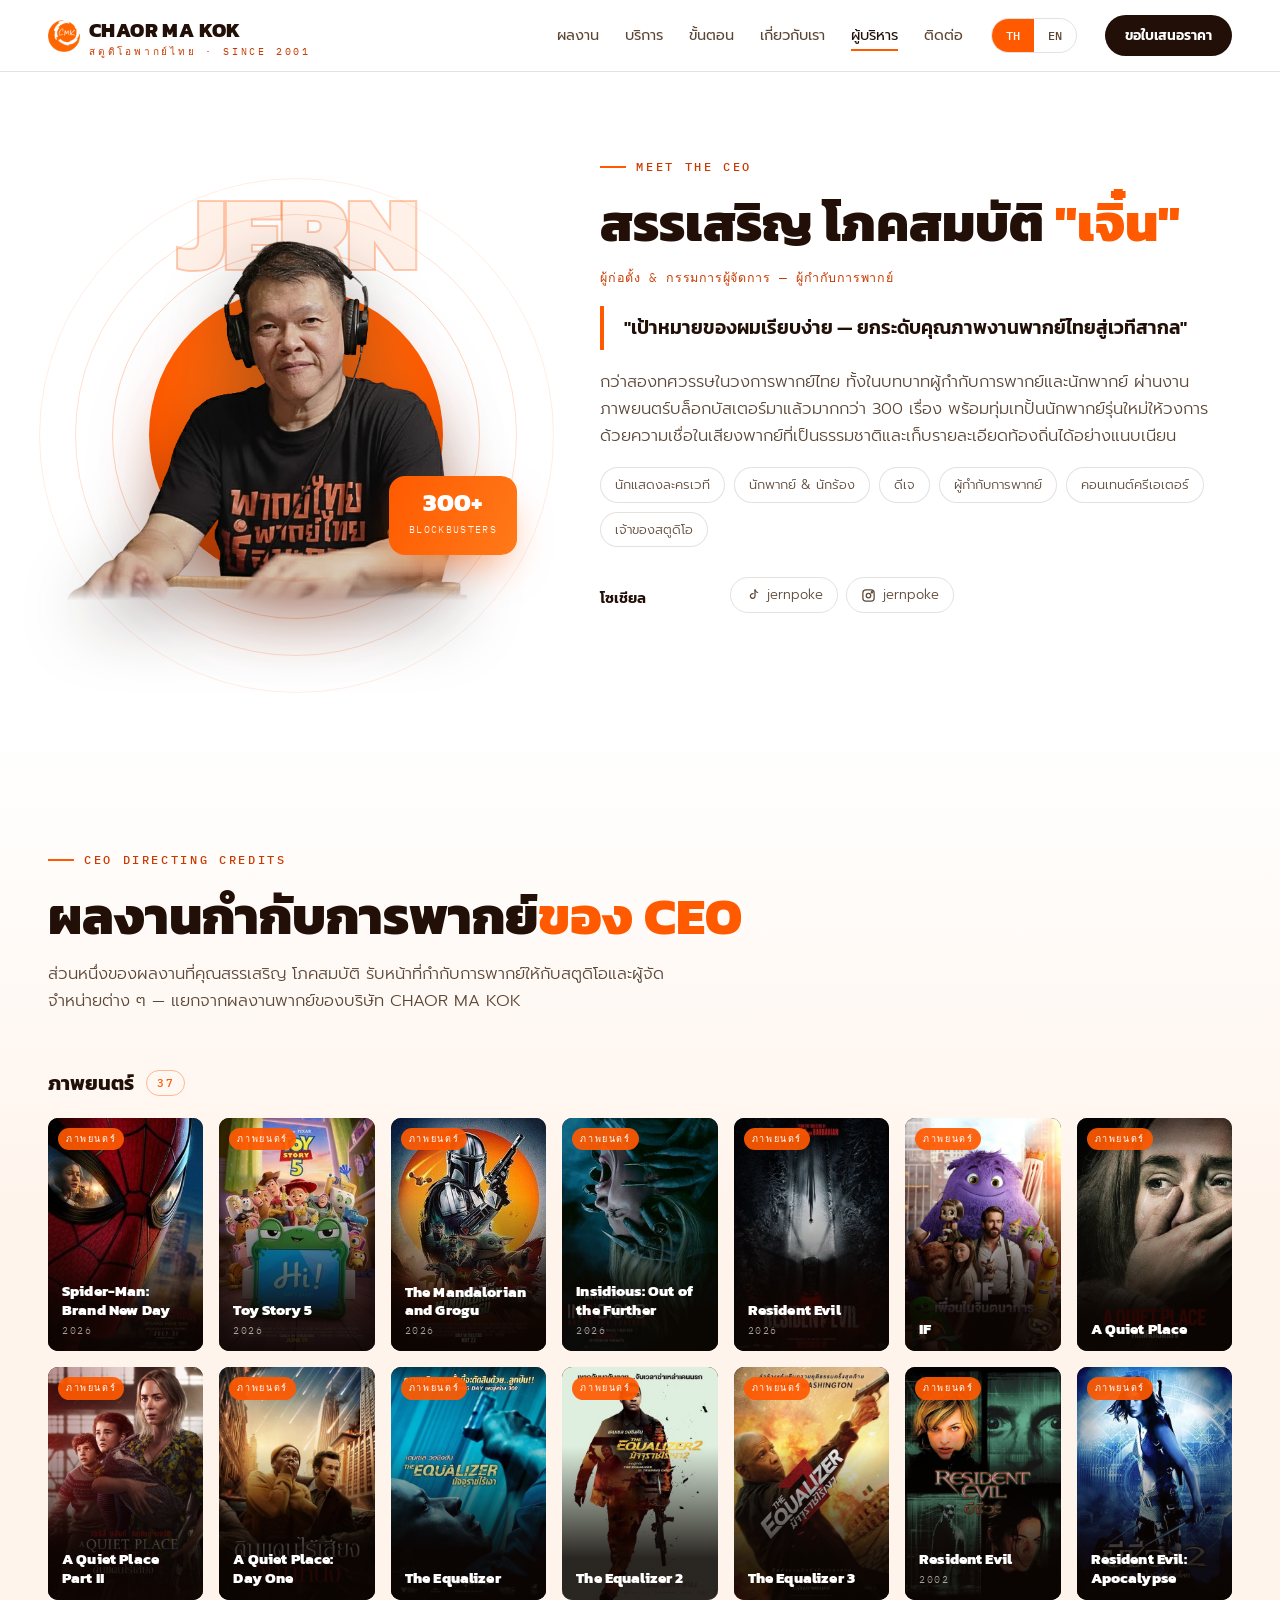
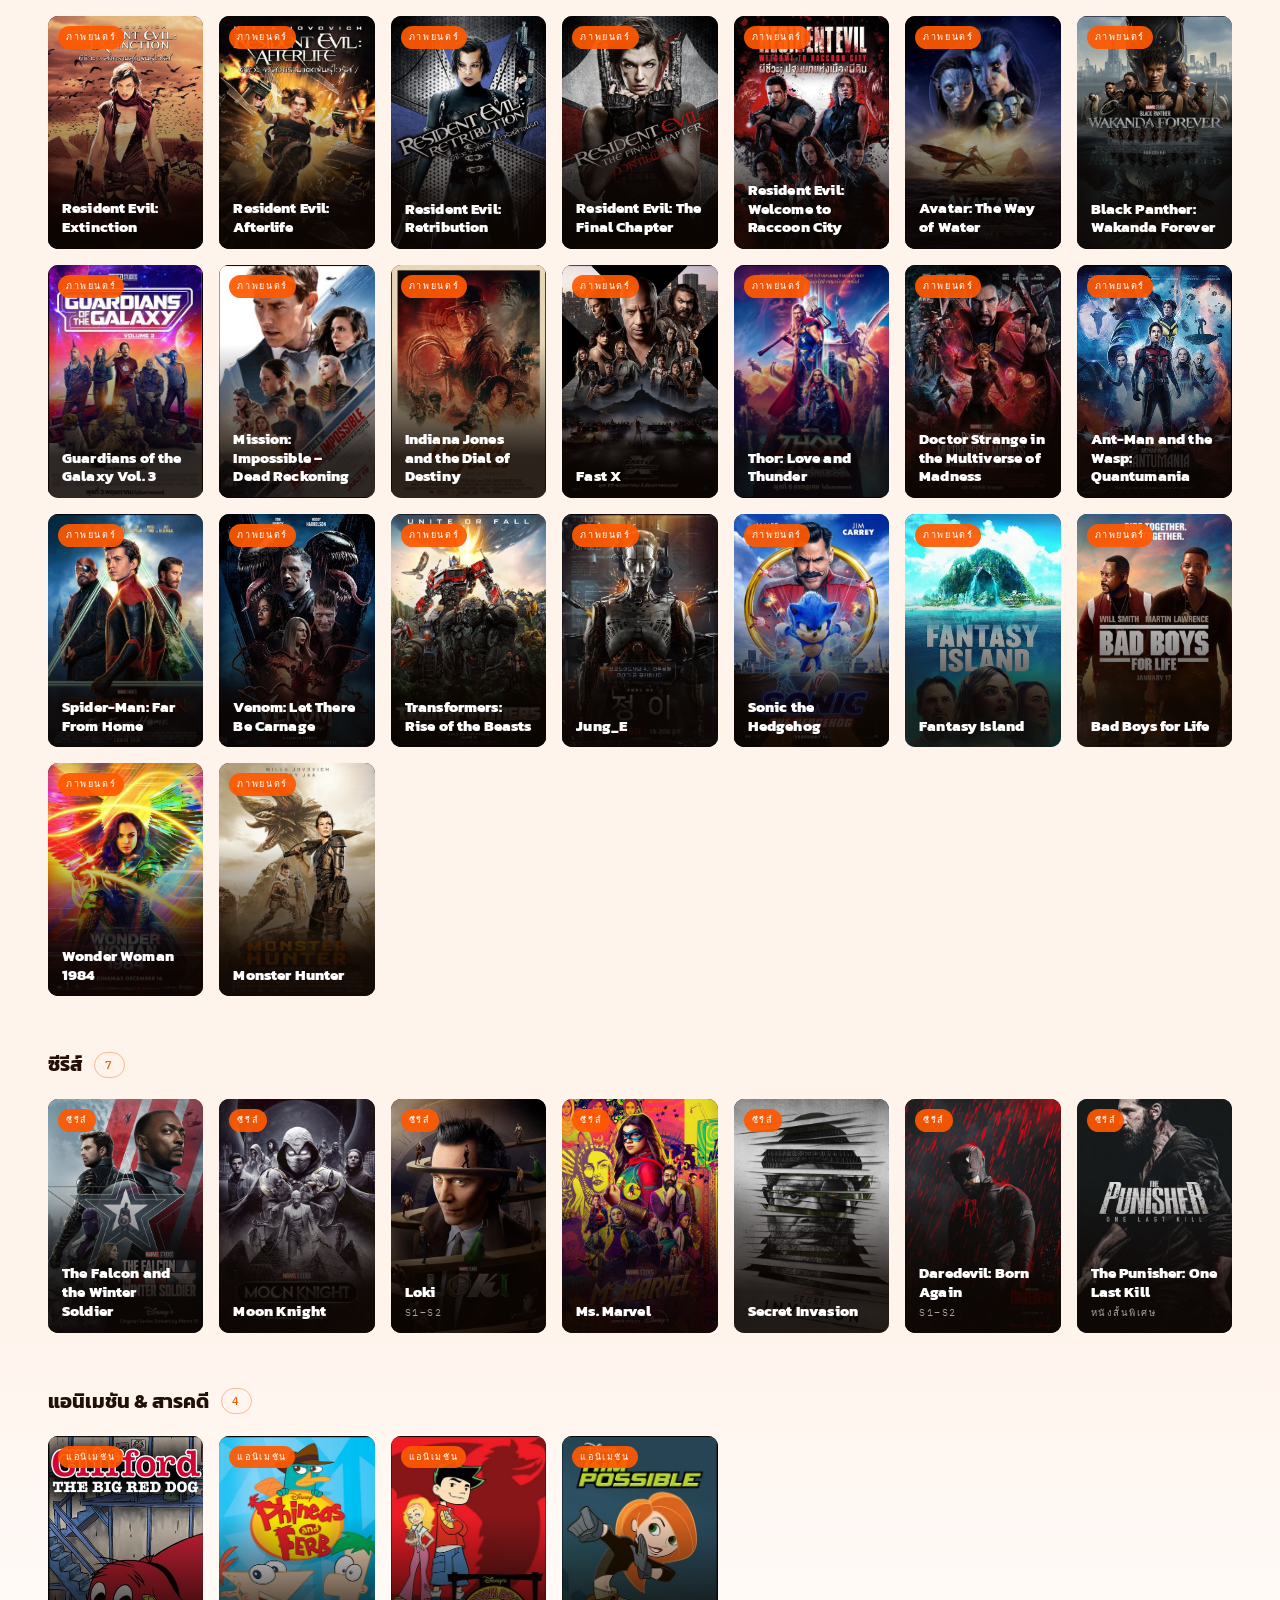
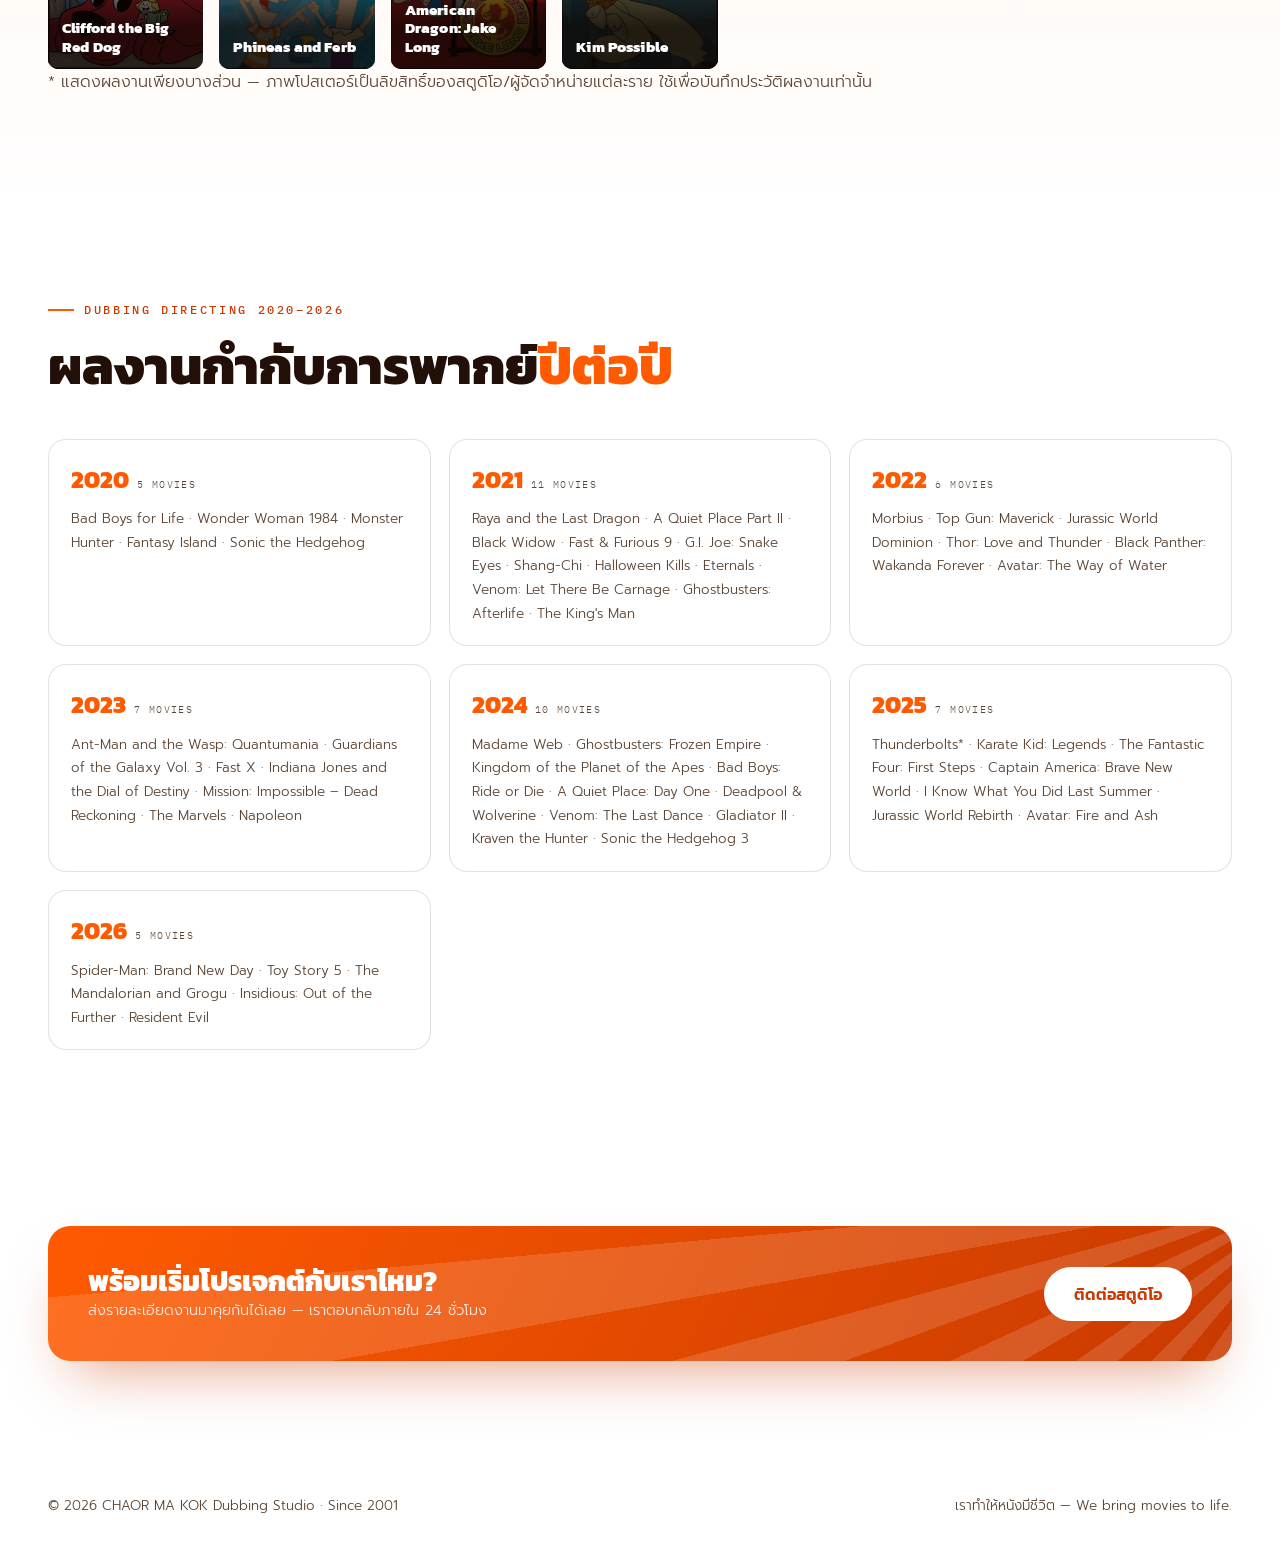
<file: ceo.html>
<!DOCTYPE html>
<html lang="th">
<head>
<meta charset="UTF-8">
<meta name="viewport" content="width=device-width, initial-scale=1.0">
<title>Meet the CEO — สรรเสริญ "เจิ๋น" โภคสมบัติ | CHAOR MA KOK</title>
<meta name="description" content="สรรเสริญ 'เจิ๋น' โภคสมบัติ ผู้ก่อตั้ง CHAOR MA KOK และผู้กำกับการพากย์ กับผลงานบล็อกบัสเตอร์มากกว่า 300 เรื่อง">
<link rel="preconnect" href="https://fonts.googleapis.com">
<link rel="preconnect" href="https://fonts.gstatic.com" crossorigin>
<link href="https://fonts.googleapis.com/css2?family=Kanit:wght@500;600;700;800;900&family=Prompt:wght@300;400;500;600&family=IBM+Plex+Mono:wght@400;500&display=swap" rel="stylesheet">
<link rel="icon" type="image/png" href="assets/logo.png">
<link rel="apple-touch-icon" href="assets/logo-180.png">
<link rel="canonical" href="https://chaormakok.com/ceo.html">
<meta property="og:type" content="website">
<meta property="og:site_name" content="CHAOR MA KOK">
<meta property="og:locale" content="th_TH">
<meta property="og:url" content="https://chaormakok.com/ceo.html">
<meta property="og:title" content="Meet the CEO — สรรเสริญ &quot;เจิ๋น&quot; โภคสมบัติ | CHAOR MA KOK">
<meta property="og:description" content="สรรเสริญ 'เจิ๋น' โภคสมบัติ ผู้ก่อตั้ง CHAOR MA KOK และผู้กำกับการพากย์ กับผลงานบล็อกบัสเตอร์มากกว่า 300 เรื่อง">
<meta property="og:image" content="https://chaormakok.com/assets/og-image.jpg">
<meta property="og:image:width" content="1200">
<meta property="og:image:height" content="630">
<meta name="twitter:card" content="summary_large_image">
<meta name="twitter:title" content="Meet the CEO — สรรเสริญ &quot;เจิ๋น&quot; โภคสมบัติ | CHAOR MA KOK">
<meta name="twitter:description" content="สรรเสริญ 'เจิ๋น' โภคสมบัติ ผู้ก่อตั้ง CHAOR MA KOK และผู้กำกับการพากย์ กับผลงานบล็อกบัสเตอร์มากกว่า 300 เรื่อง">
<meta name="twitter:image" content="https://chaormakok.com/assets/og-image.jpg">
<link rel="stylesheet" href="site.css?v=20260906e">
</head>
<body>
<!-- ================= NAV ================= -->
<nav class="nav">
  <div class="nav-in">
    <a href="index.html" class="brand"><img class="logo" src="assets/logo.png" alt="CHAOR MA KOK logo"><span>CHAOR MA KOK<small data-i18n="brandsub">สตูดิโอพากย์ไทย · SINCE 2001</small></span></a>
    <div class="nav-links">
      <a href="works.html" data-i18n="nav.works">ผลงาน</a>
      <a href="index.html#services" data-i18n="nav.services">บริการ</a>
      <a href="index.html#process" data-i18n="nav.process">ขั้นตอน</a>
      <a href="about.html" data-i18n="nav.about">เกี่ยวกับเรา</a>
      <a href="ceo.html" class="act" data-i18n="nav.ceo">ผู้บริหาร</a>
      <a href="index.html#contact" data-i18n="nav.contact">ติดต่อ</a>
    </div>
    <div class="lang" role="group" aria-label="Language">
      <button id="btn-th" class="on" onclick="setLang('th')">TH</button>
      <button id="btn-en" onclick="setLang('en')">EN</button>
    </div>
    <a href="index.html#contact" class="nav-cta" data-i18n="nav.cta">ขอใบเสนอราคา</a>
  </div>
</nav>

<!-- ================= PROFILE ================= -->
<section class="sec first" id="ceo">
  <div class="wrap">
    <div class="ceo-grid">
      <div class="cx-stage rv">
        <span class="cx-ring r1" aria-hidden="true"></span>
        <span class="cx-ring r2" aria-hidden="true"></span>
        <span class="cx-ring r3" aria-hidden="true"></span>
        <span class="cx-word" aria-hidden="true">JERN</span>
        <span class="cx-disc" aria-hidden="true"></span>
        <img class="cx-fig" src="assets/ceo-cut.png" alt="Sansern 'Jern' Pokesombat wearing headphones at the dubbing desk">
        <div class="ceo-badge"><b>300+</b><span data-i18n="ceo.badge">Blockbusters</span></div>
      </div>
      <div>
        <span class="eyebrow rv">MEET THE CEO</span>
        <h2 class="h2 rv d1" data-i18n-html="ceo.name">สรรเสริญ โภคสมบัติ <span class="o">"เจิ๋น"</span></h2>
        <p class="ceo-role rv d2" data-i18n="ceo.role">ผู้ก่อตั้ง &amp; กรรมการผู้จัดการ — ผู้กำกับการพากย์</p>
        <blockquote class="ceo-quote rv d2" data-i18n="ceo.quote">"เป้าหมายของผมเรียบง่าย — ยกระดับคุณภาพงานพากย์ไทยสู่เวทีสากล"</blockquote>
        <p class="lead rv d3" data-i18n="ceo.bio">กว่าสองทศวรรษในวงการพากย์ไทย ทั้งในบทบาทผู้กำกับการพากย์และนักพากย์ ผ่านงานภาพยนตร์บล็อกบัสเตอร์มาแล้วมากกว่า 300 เรื่อง พร้อมทุ่มเทปั้นนักพากย์รุ่นใหม่ให้วงการ ด้วยความเชื่อในเสียงพากย์ที่เป็นธรรมชาติและเก็บรายละเอียดท้องถิ่นได้อย่างแนบเนียน</p>
        <div class="chips rv d3">
          <span class="chip" data-i18n="ceo.ch1">นักแสดงละครเวที</span>
          <span class="chip" data-i18n="ceo.ch2">นักพากย์ &amp; นักร้อง</span>
          <span class="chip" data-i18n="ceo.ch3">ดีเจ</span>
          <span class="chip" data-i18n="ceo.ch4">ผู้กำกับการพากย์</span>
          <span class="chip" data-i18n="ceo.ch5">คอนเทนต์ครีเอเตอร์</span>
          <span class="chip" data-i18n="ceo.ch6">เจ้าของสตูดิโอ</span>
        </div>
        <div class="facts rv d4">
          <div class="fact"><b data-i18n="ceo.f3t">โซเชียล</b><span class="socials"><a href="https://www.tiktok.com/@jernpoke" target="_blank" rel="noopener"><svg viewBox="0 0 24 24" fill="none" stroke="currentColor" stroke-width="2" stroke-linecap="round" stroke-linejoin="round"><path d="M16 3v9.8a3.7 3.7 0 1 1-3.1-3.65"/><path d="M16 3.2c.5 2.2 2.1 3.7 4.3 4"/></svg>jernpoke</a><a href="https://www.instagram.com/jernpoke" target="_blank" rel="noopener"><svg viewBox="0 0 24 24" fill="none" stroke="currentColor" stroke-width="2" stroke-linecap="round" stroke-linejoin="round"><rect x="3" y="3" width="18" height="18" rx="5"/><circle cx="12" cy="12" r="3.6"/><circle cx="17.4" cy="6.6" r="1"/></svg>jernpoke</a></span></div>
        </div>
      </div>
    </div>
  </div>
</section>

<!-- ================= CREDITS GRIDS ================= -->
<section class="sec sec-cream" id="credits">
  <div class="wrap">
    <span class="eyebrow rv">CEO DIRECTING CREDITS</span>
    <h2 class="h2 rv d1" data-i18n-html="cw.title">ผลงานกำกับการพากย์<span class="o">ของ CEO</span></h2>
    <p class="lead rv d2" data-i18n="cw.sub">ส่วนหนึ่งของผลงานที่คุณสรรเสริญ โภคสมบัติ รับหน้าที่กำกับการพากย์ให้กับสตูดิโอและผู้จัดจำหน่ายต่าง ๆ — แยกจากผลงานพากย์ของบริษัท CHAOR MA KOK</p>
    <div class="wk-group rv">
      <h3><span data-i18n="cw.g1">ภาพยนตร์</span><span class="n" id="nCeoFilm"></span></h3>
      <div class="wk-grid" id="ceoFilm"></div>
    </div>
    <div class="wk-group rv">
      <h3><span data-i18n="cw.g2">ซีรีส์</span><span class="n" id="nCeoSeries"></span></h3>
      <div class="wk-grid" id="ceoSeries"></div>
    </div>
    <div class="wk-group rv">
      <h3><span data-i18n="cw.g3">แอนิเมชัน &amp; สารคดี</span><span class="n" id="nCeoAnim"></span></h3>
      <div class="wk-grid" id="ceoAnim"></div>
    </div>
    <p class="note" style="color:var(--ink-soft)" data-i18n="wk.note">* แสดงผลงานเพียงบางส่วน — ภาพโปสเตอร์เป็นลิขสิทธิ์ของสตูดิโอ/ผู้จัดจำหน่ายแต่ละราย ใช้เพื่อบันทึกประวัติผลงานเท่านั้น</p>
  </div>
</section>

<!-- ================= TIMELINE ================= -->
<section class="sec-slim" id="timeline">
  <div class="wrap">
    <span class="eyebrow rv">DUBBING DIRECTING 2020–2026</span>
    <h2 class="h2 rv d1" data-i18n-html="tl.title">ผลงานกำกับการพากย์<span class="o">ปีต่อปี</span></h2>
    <div class="years">
      <div class="year-card rv"><span class="yr">2020</span><span class="cnt">5 Movies</span><p>Bad Boys for Life · Wonder Woman 1984 · Monster Hunter · Fantasy Island · Sonic the Hedgehog</p></div>
      <div class="year-card rv d1"><span class="yr">2021</span><span class="cnt">11 Movies</span><p>Raya and the Last Dragon · A Quiet Place Part II · Black Widow · Fast &amp; Furious 9 · G.I. Joe: Snake Eyes · Shang-Chi · Halloween Kills · Eternals · Venom: Let There Be Carnage · Ghostbusters: Afterlife · The King's Man</p></div>
      <div class="year-card rv d2"><span class="yr">2022</span><span class="cnt">6 Movies</span><p>Morbius · Top Gun: Maverick · Jurassic World Dominion · Thor: Love and Thunder · Black Panther: Wakanda Forever · Avatar: The Way of Water</p></div>
      <div class="year-card rv"><span class="yr">2023</span><span class="cnt">7 Movies</span><p>Ant-Man and the Wasp: Quantumania · Guardians of the Galaxy Vol. 3 · Fast X · Indiana Jones and the Dial of Destiny · Mission: Impossible – Dead Reckoning · The Marvels · Napoleon</p></div>
      <div class="year-card rv d1"><span class="yr">2024</span><span class="cnt">10 Movies</span><p>Madame Web · Ghostbusters: Frozen Empire · Kingdom of the Planet of the Apes · Bad Boys: Ride or Die · A Quiet Place: Day One · Deadpool &amp; Wolverine · Venom: The Last Dance · Gladiator II · Kraven the Hunter · Sonic the Hedgehog 3</p></div>
      <div class="year-card rv d2"><span class="yr">2025</span><span class="cnt">7 Movies</span><p>Thunderbolts* · Karate Kid: Legends · The Fantastic Four: First Steps · Captain America: Brave New World · I Know What You Did Last Summer · Jurassic World Rebirth · Avatar: Fire and Ash</p></div>
      <div class="year-card rv"><span class="yr">2026</span><span class="cnt">5 Movies</span><p>Spider-Man: Brand New Day · Toy Story 5 · The Mandalorian and Grogu · Insidious: Out of the Further · Resident Evil</p></div>
    </div>
  </div>
</section>

<!-- ================= CTA ================= -->
<section class="sec-slim" style="padding-bottom:0">
  <div class="wrap">
    <div class="cta-band rv">
      <div>
        <h3 data-i18n="cta.t">พร้อมเริ่มโปรเจกต์กับเราไหม?</h3>
        <p data-i18n="cta.d">ส่งรายละเอียดงานมาคุยกันได้เลย — เราตอบกลับภายใน 24 ชั่วโมง</p>
      </div>
      <a class="btn btn-white" href="index.html#contact" data-i18n="cta.btn">ติดต่อสตูดิโอ</a>
    </div>
  </div>
</section>

<footer class="footer">
  <div class="wrap">
    <span>© 2026 CHAOR MA KOK Dubbing Studio · Since 2001</span>
    <span data-i18n="ft">เราทำให้หนังมีชีวิต — We bring movies to life.</span>
  </div>
</footer>

<!-- ================= WORK MODAL ================= -->
<div class="md" id="workModal" role="dialog" aria-modal="true" aria-labelledby="mdTitle" hidden>
  <div class="md-backdrop"></div>
  <div class="md-card">
    <button class="md-close" type="button" aria-label="Close"><svg viewBox="0 0 24 24"><path d="M6 6l12 12M18 6L6 18"/></svg></button>
    <div class="md-art"></div>
    <div>
      <span class="md-badge"></span>
      <h3 class="md-title" id="mdTitle"></h3>
      <div class="md-note"></div>
      <div class="md-rows"></div>
      <div class="md-credits" hidden></div>
    </div>
  </div>
</div>

<script src="site.js?v=20260906e"></script>
</body>
</html>
</file>
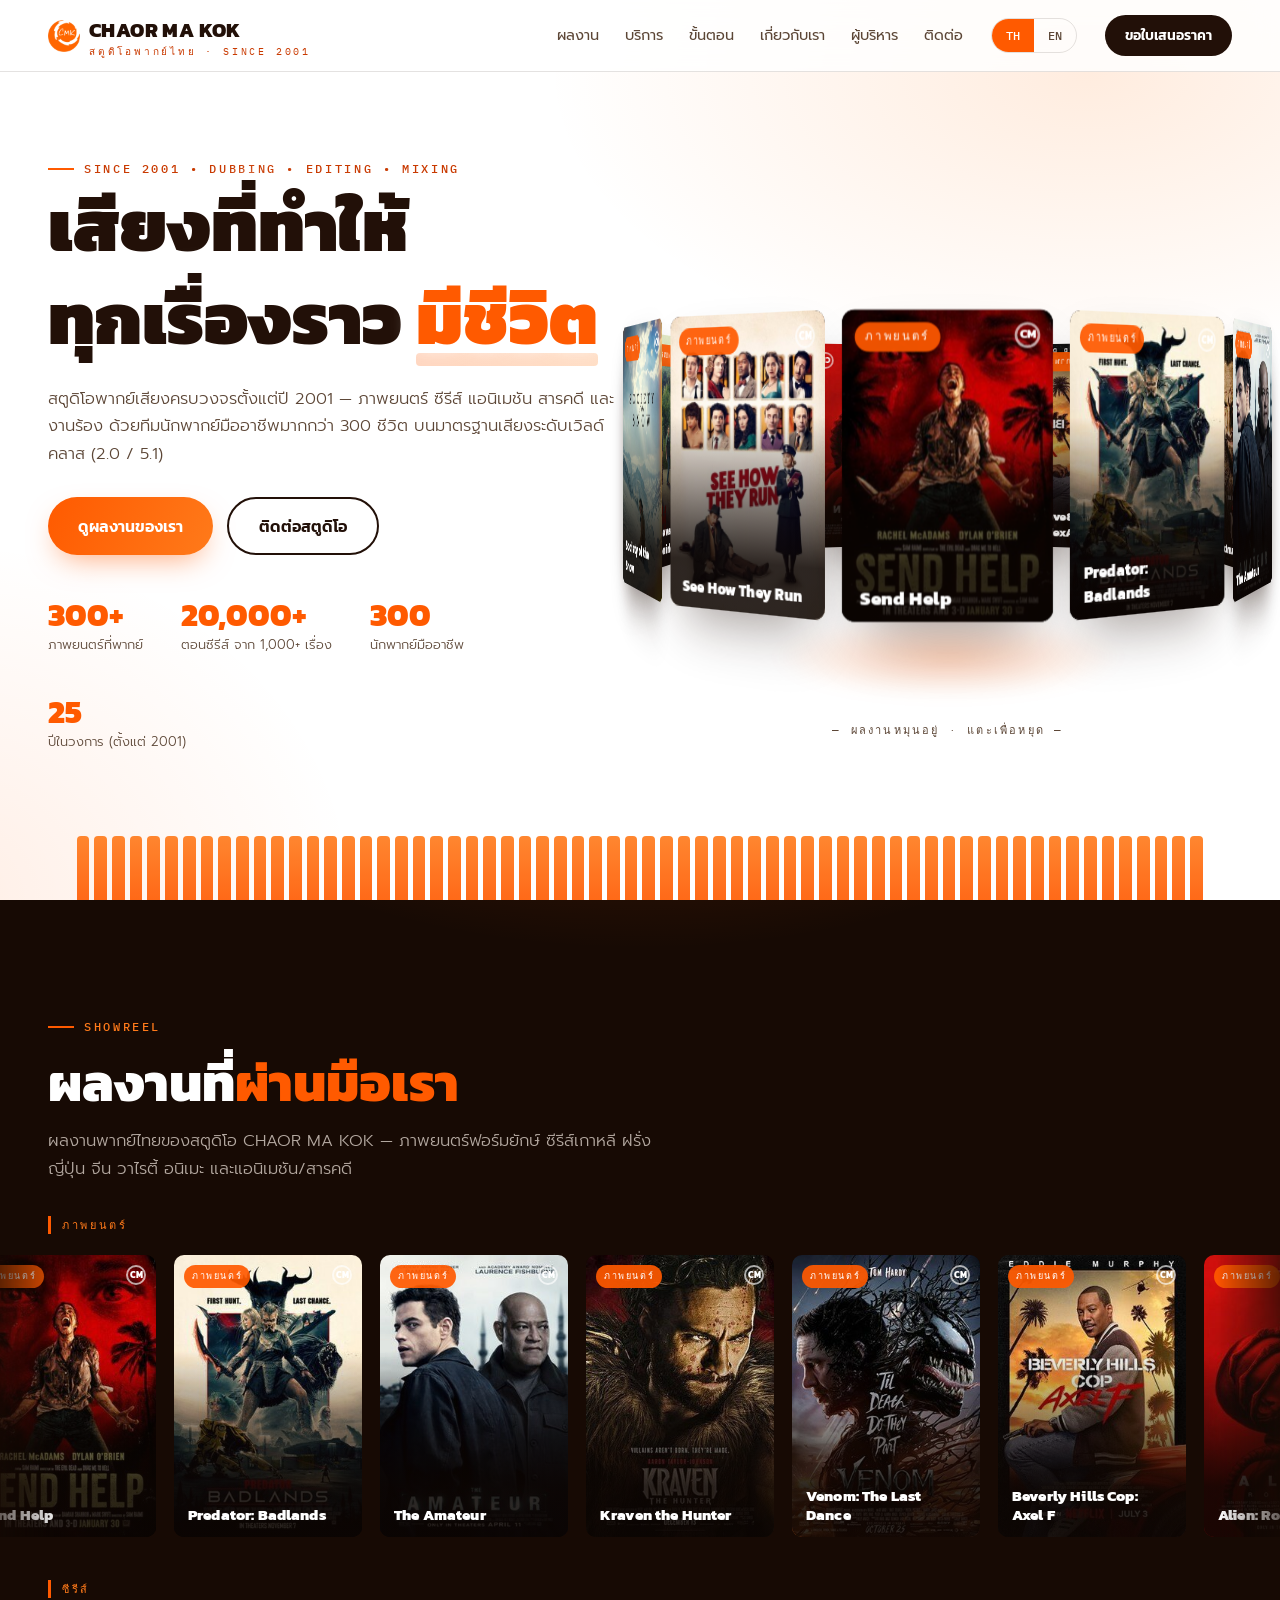
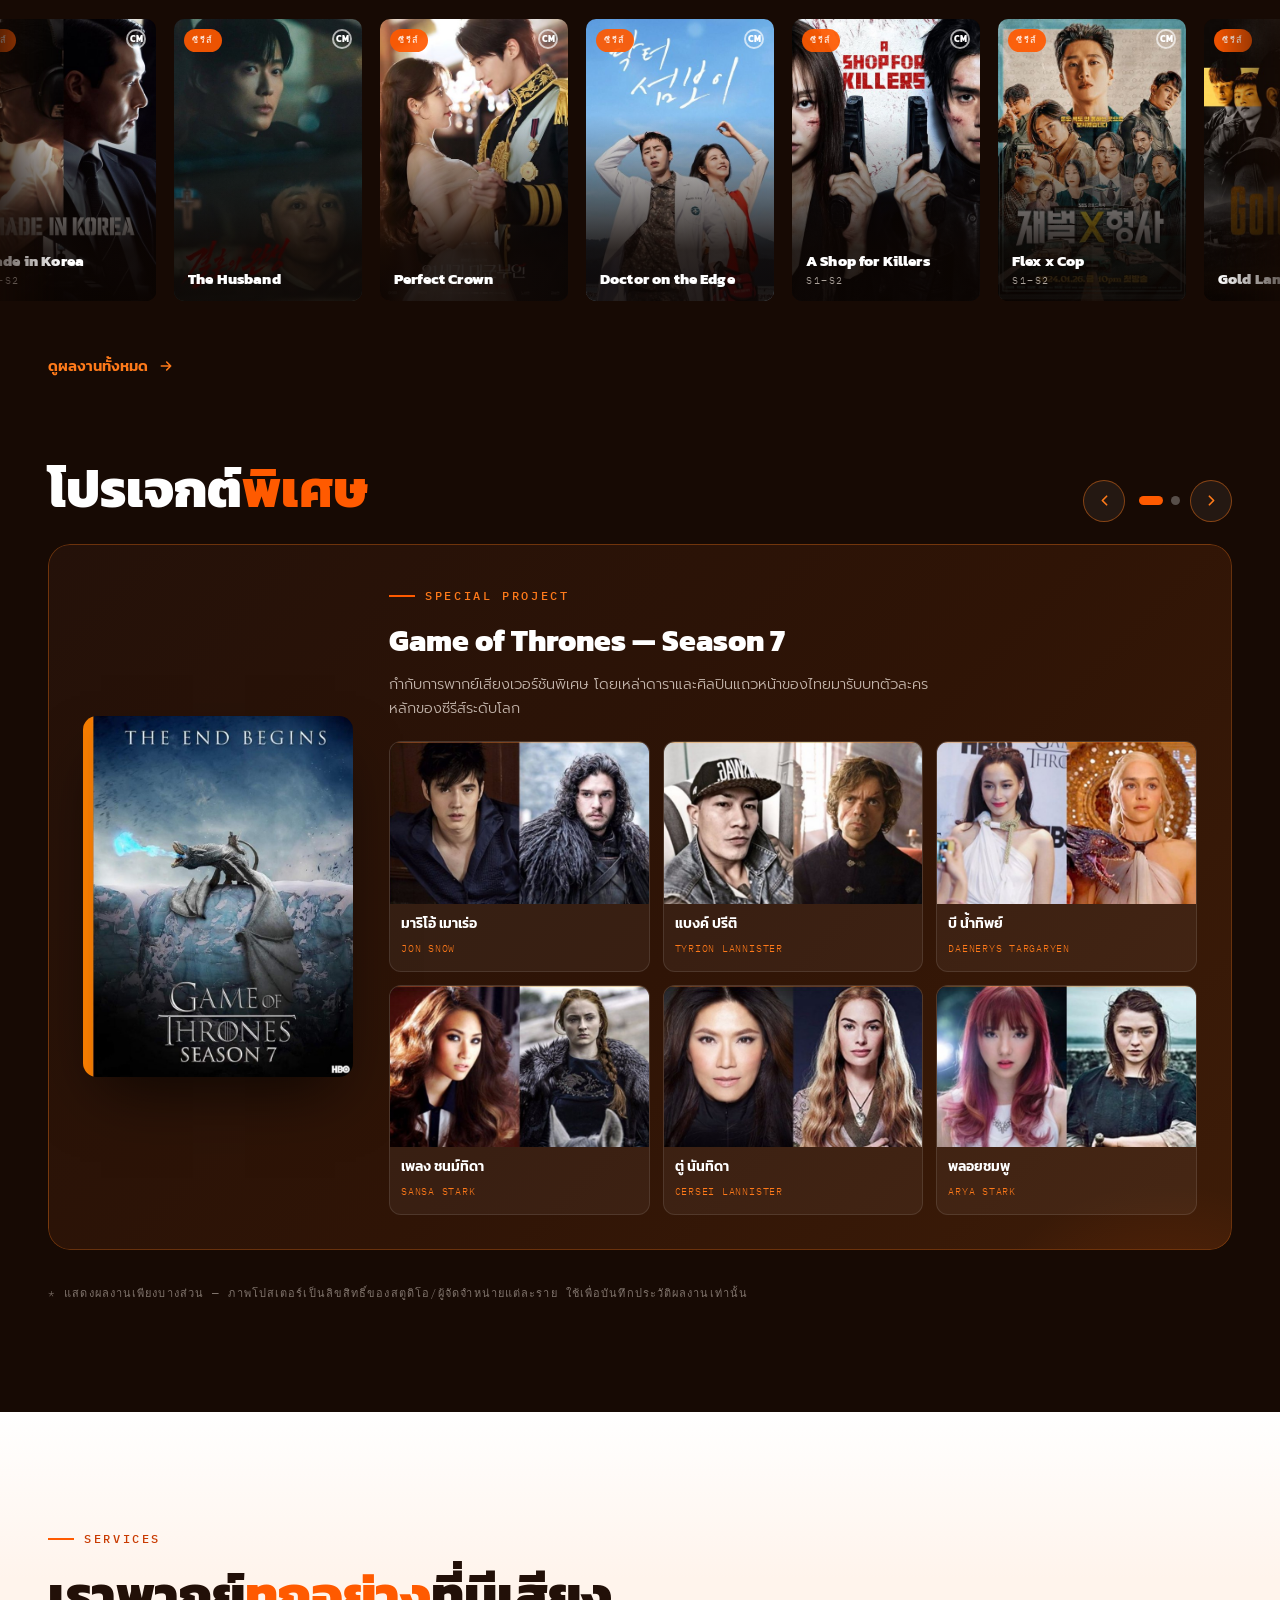
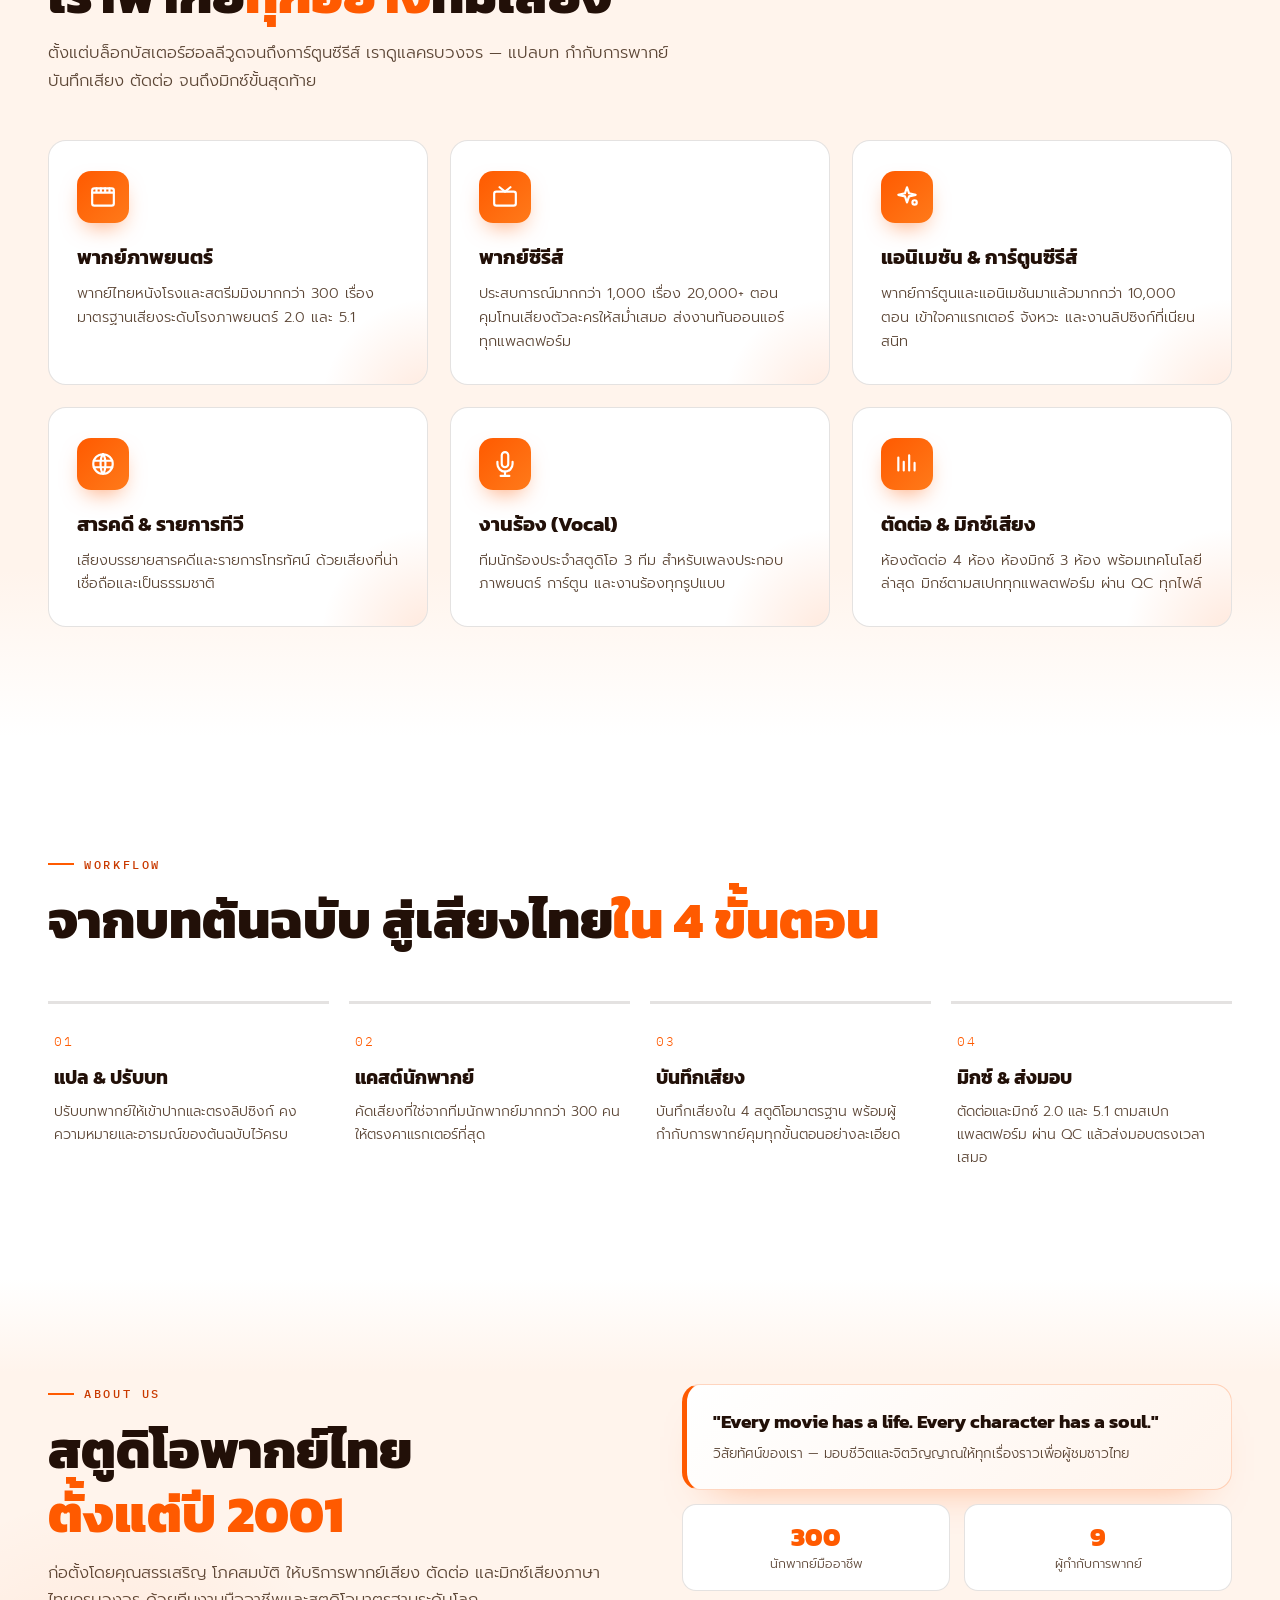
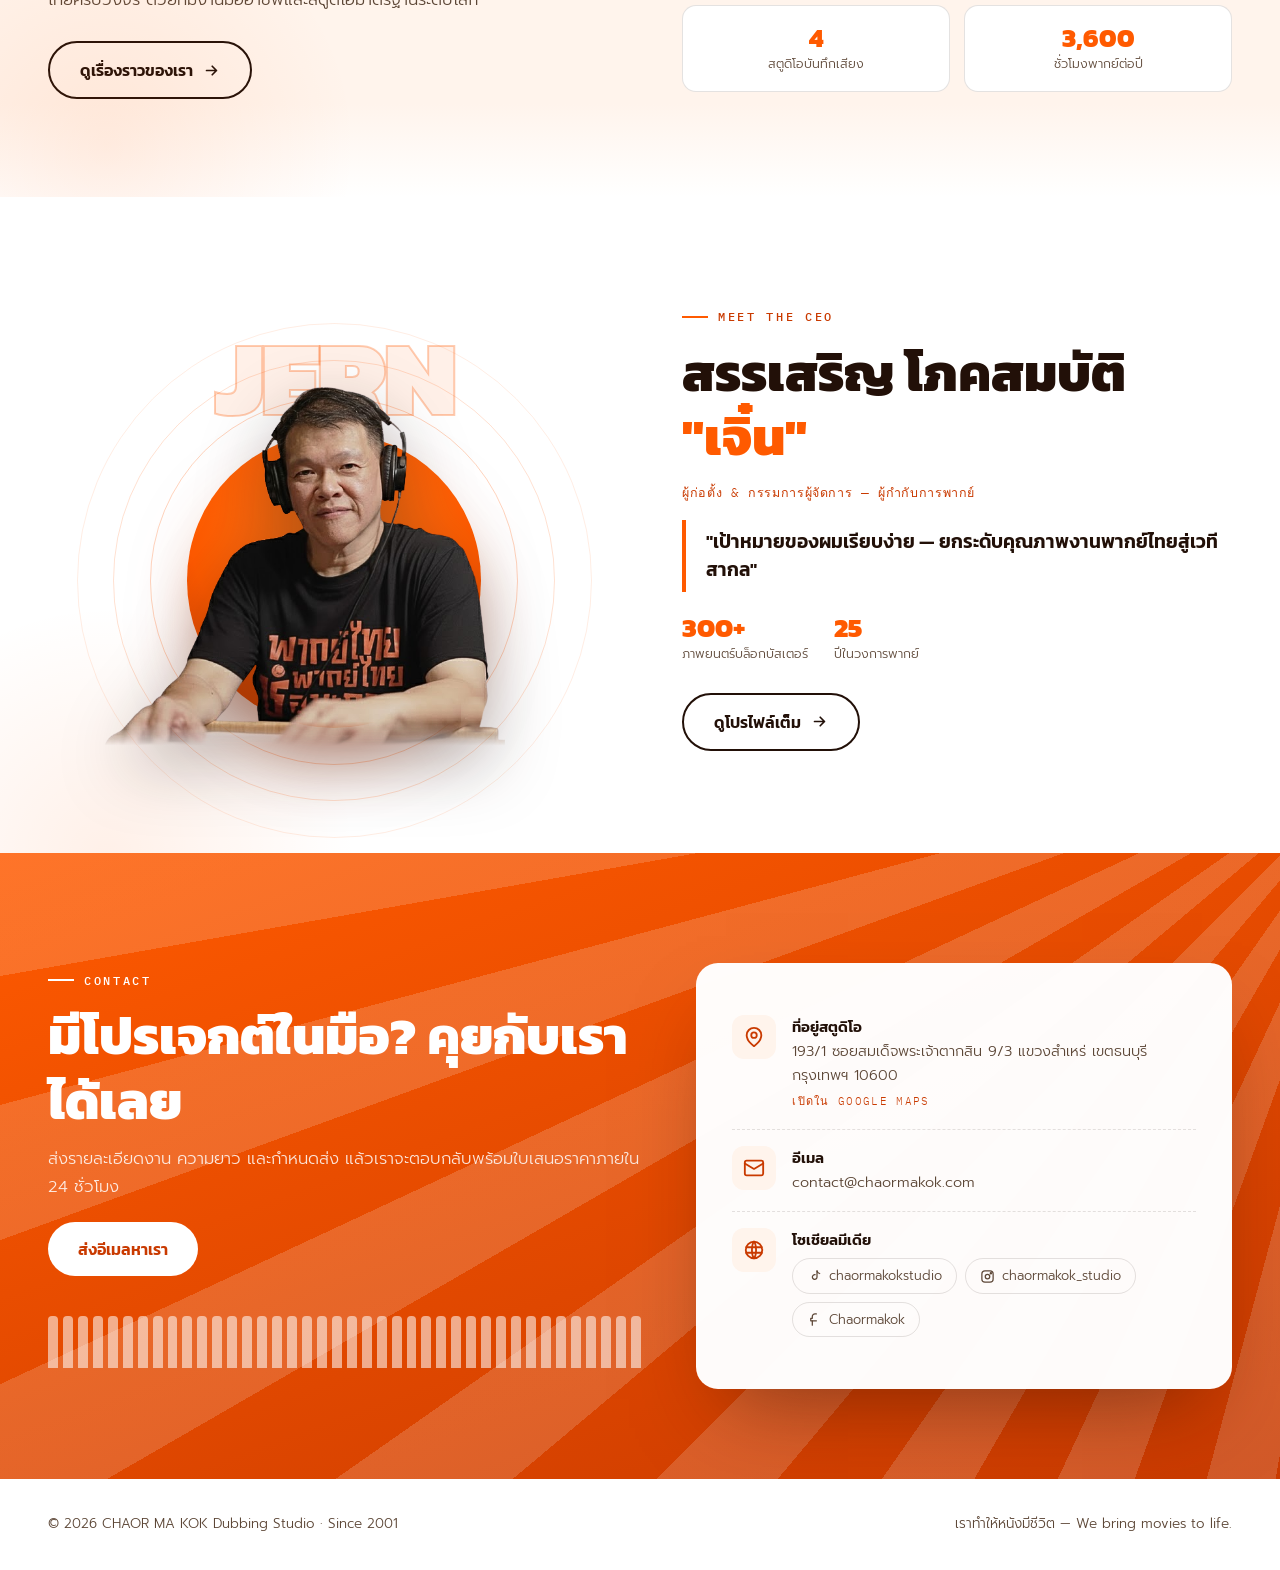
<file: chaormakok-dubbing-studio.html>
<!DOCTYPE html>
<html lang="th">
<head>
<meta charset="UTF-8">
<meta http-equiv="refresh" content="0; url=index.html">
<title>CHAOR MA KOK — Dubbing Studio</title>
<script>window.location.replace('index.html');</script>
</head>
<body>
<p>หน้านี้ย้ายแล้ว — <a href="index.html">ไปที่หน้าแรก CHAOR MA KOK</a></p>
</body>
</html>
</file>
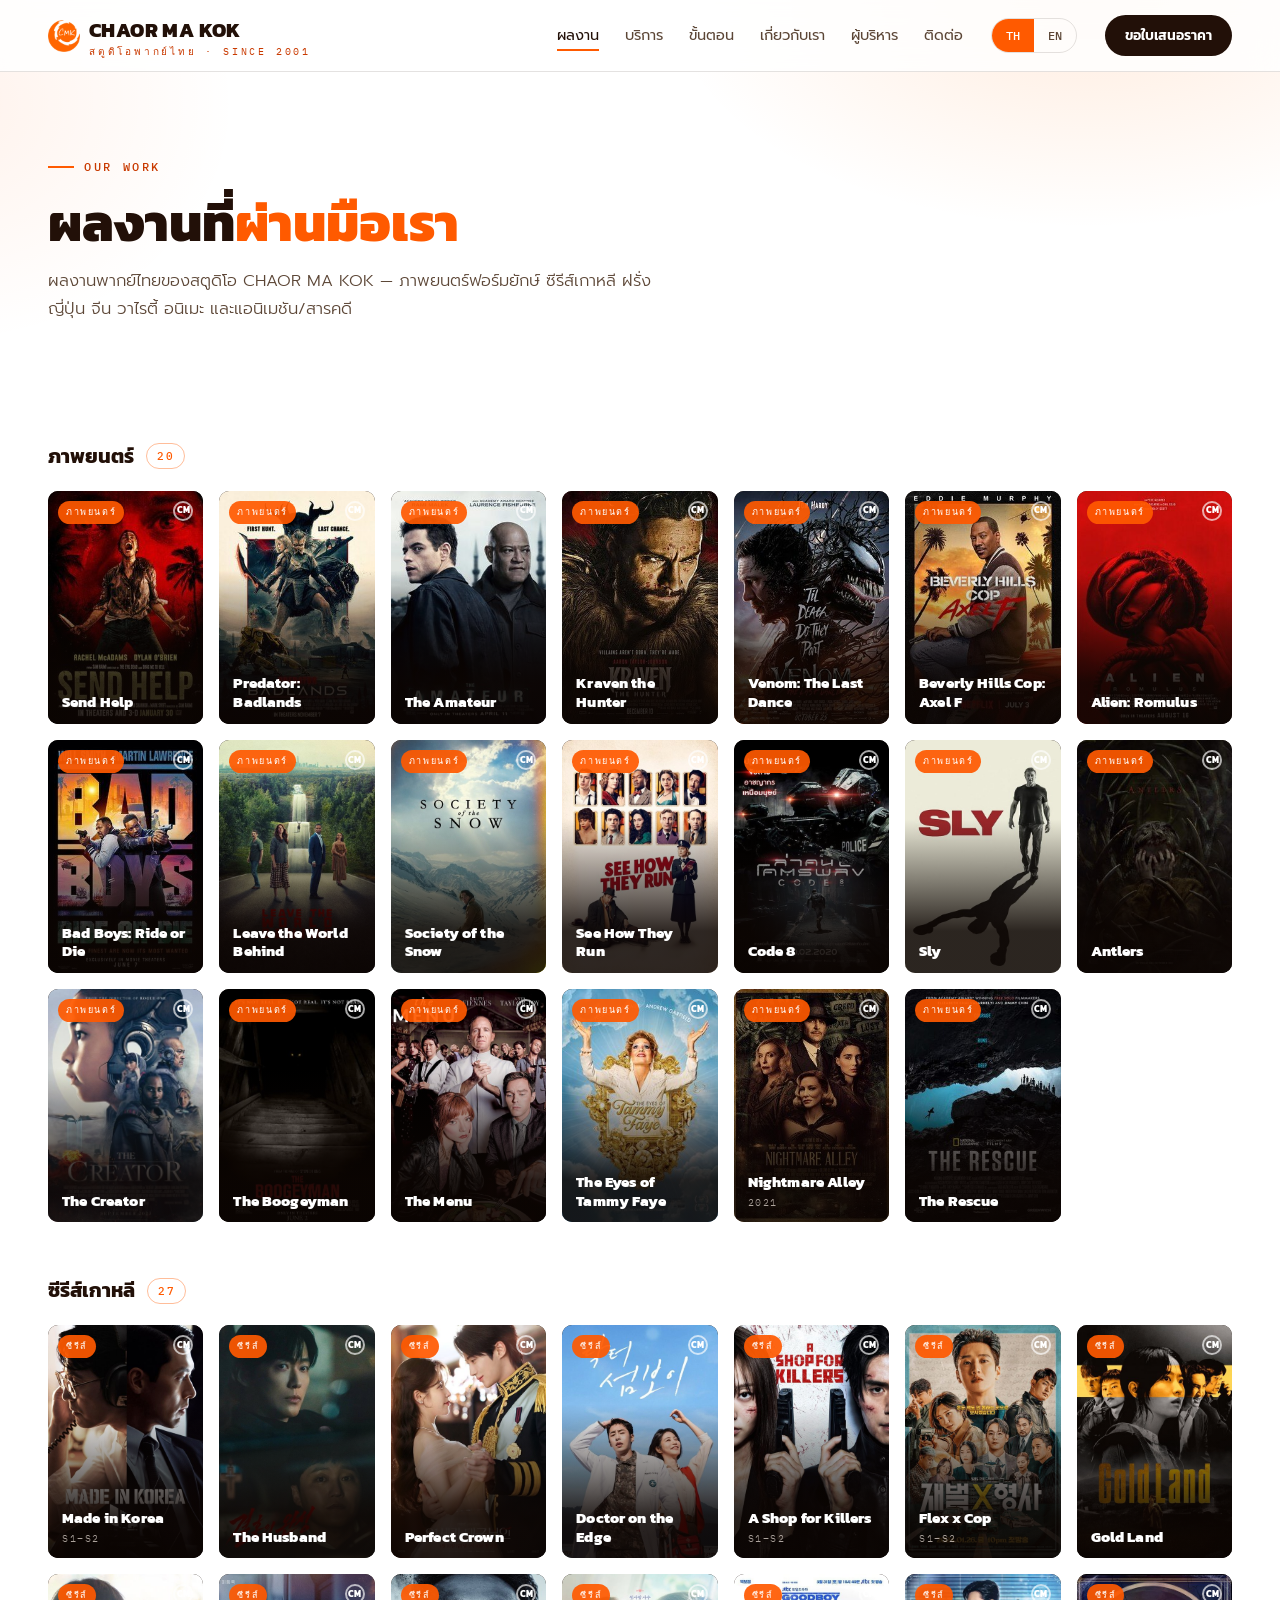
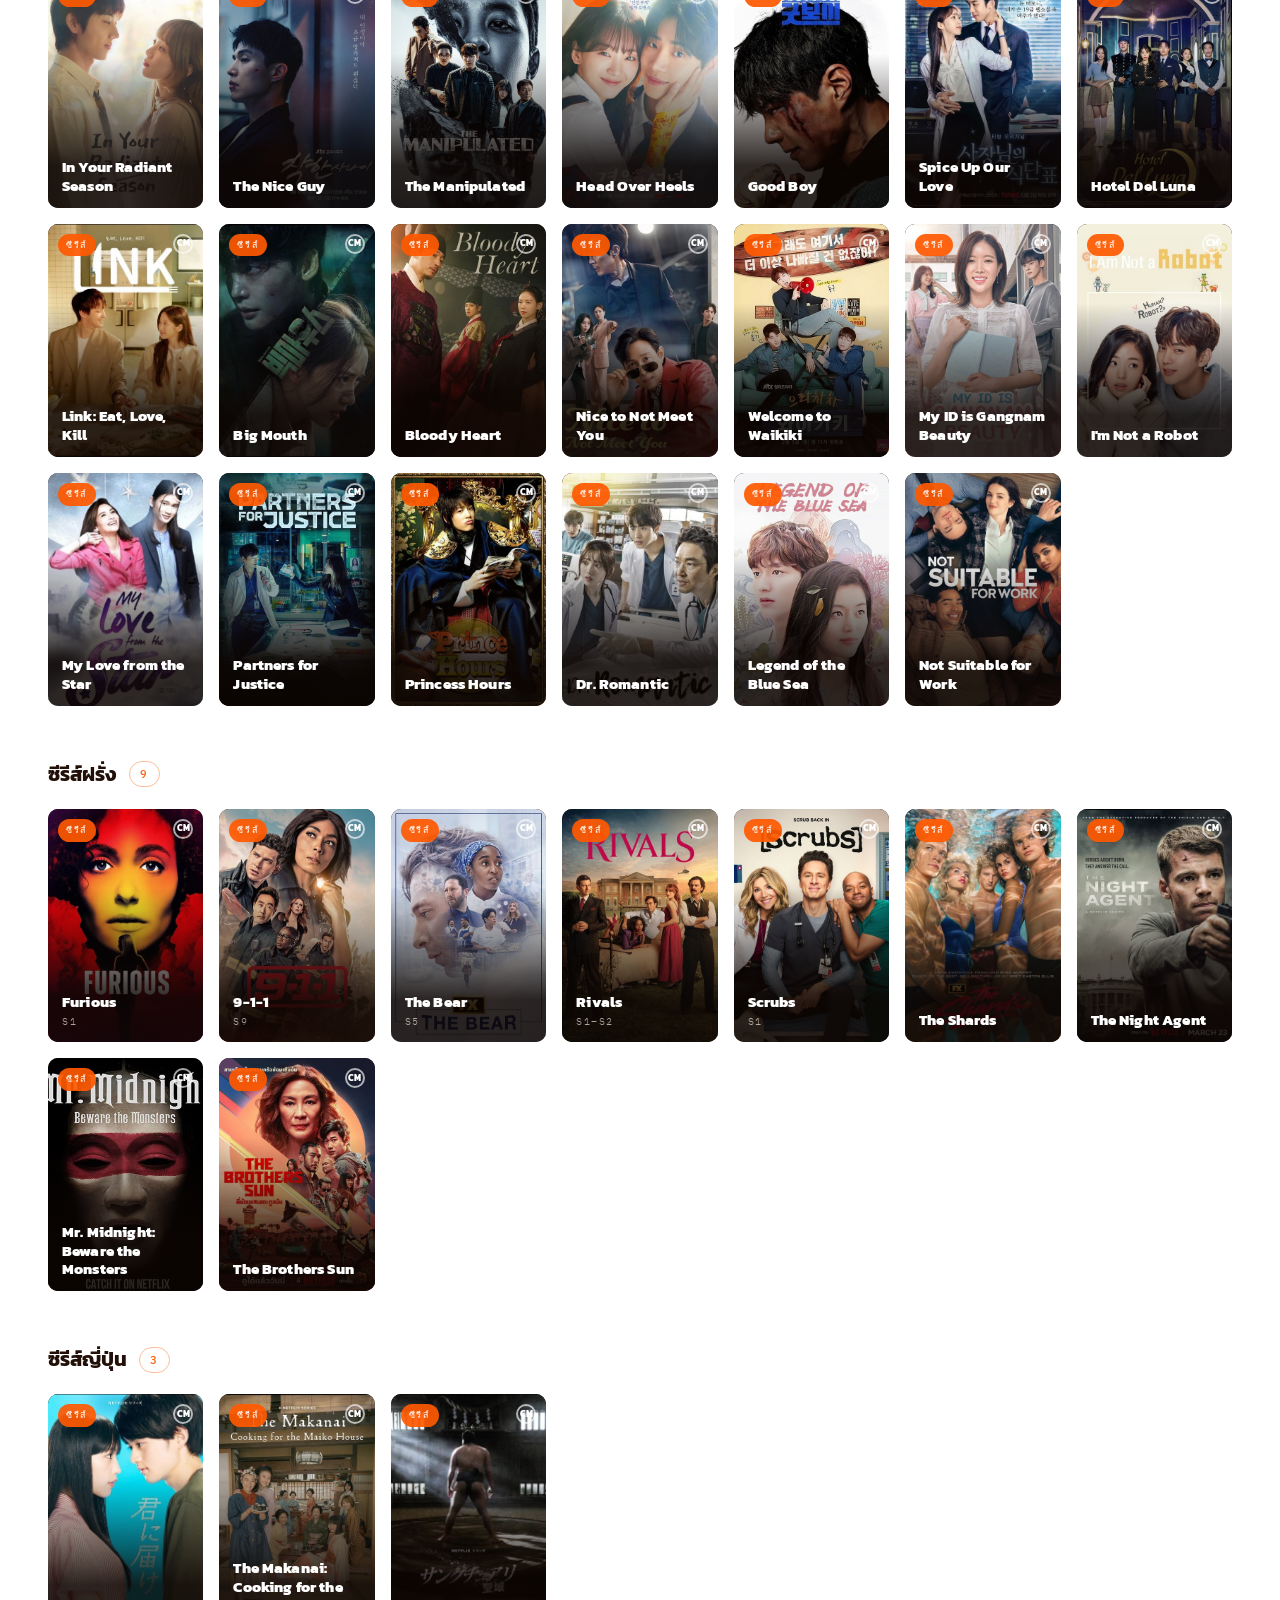
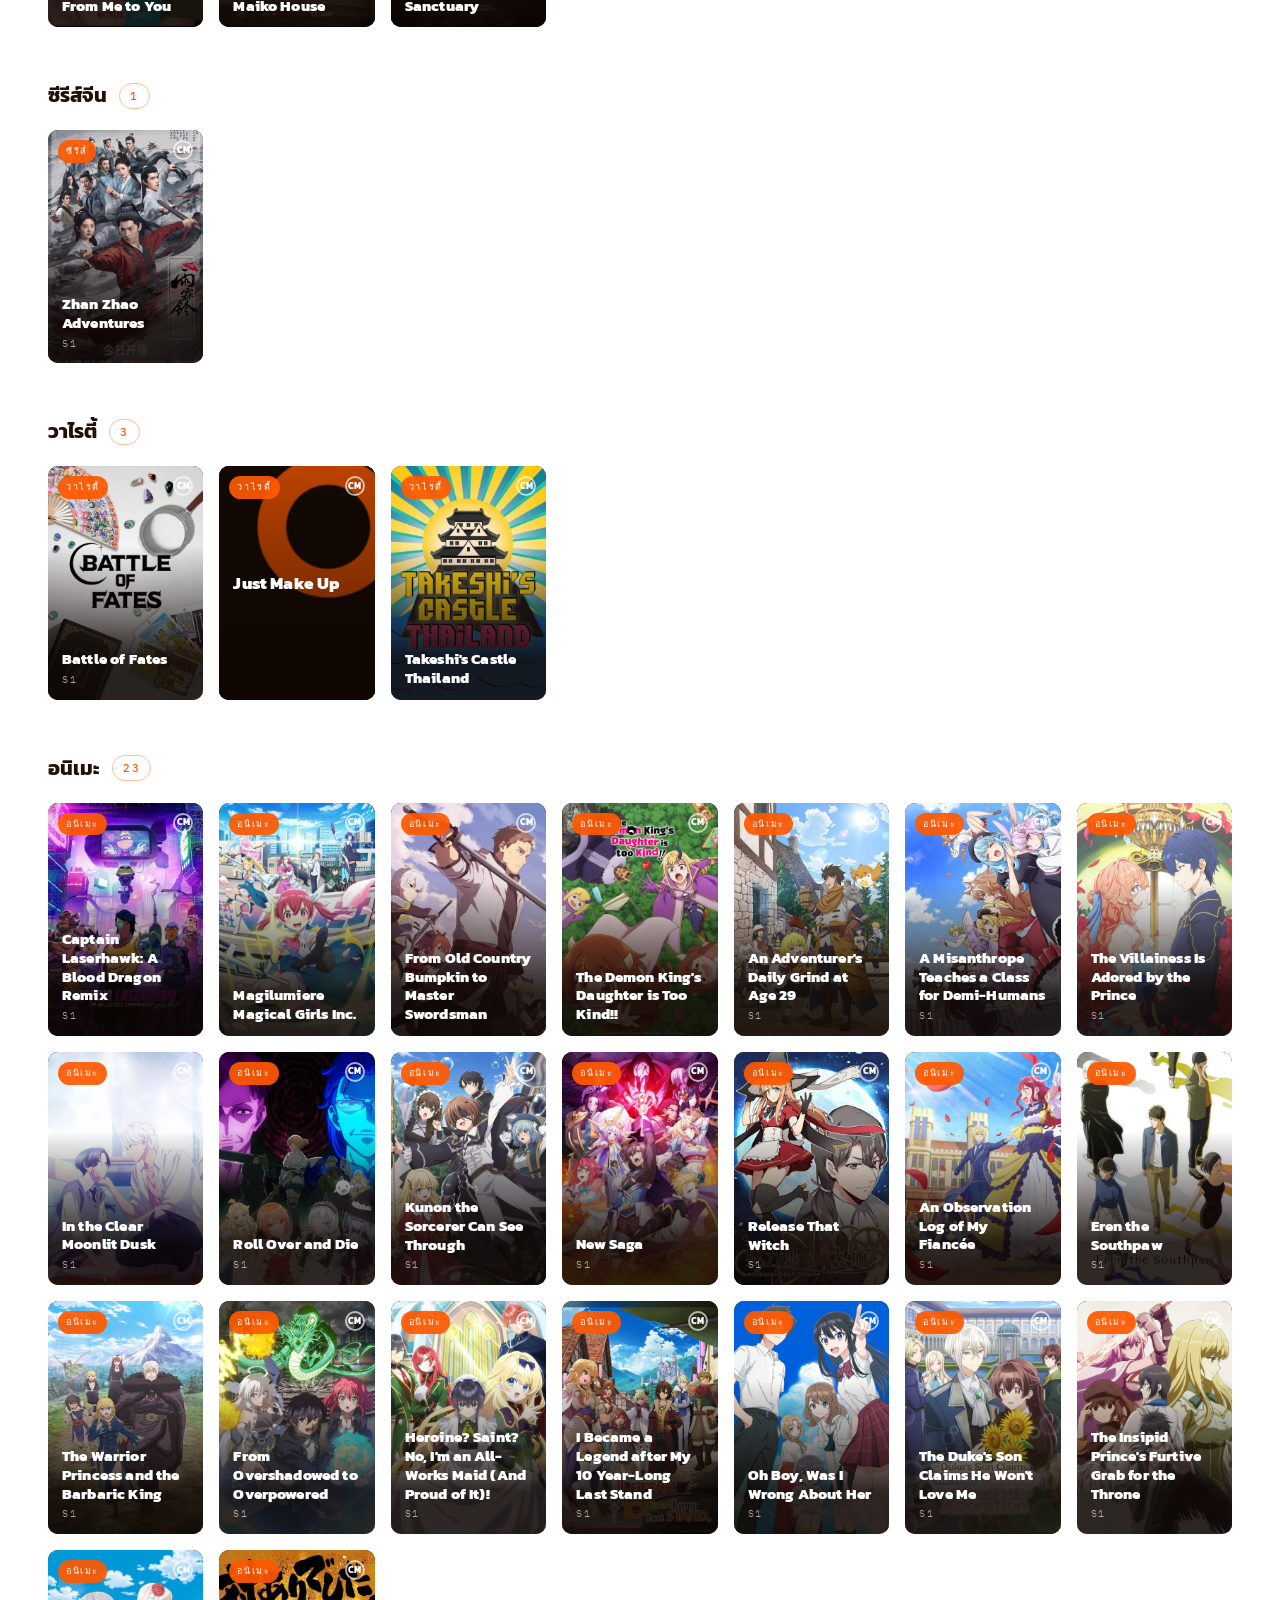
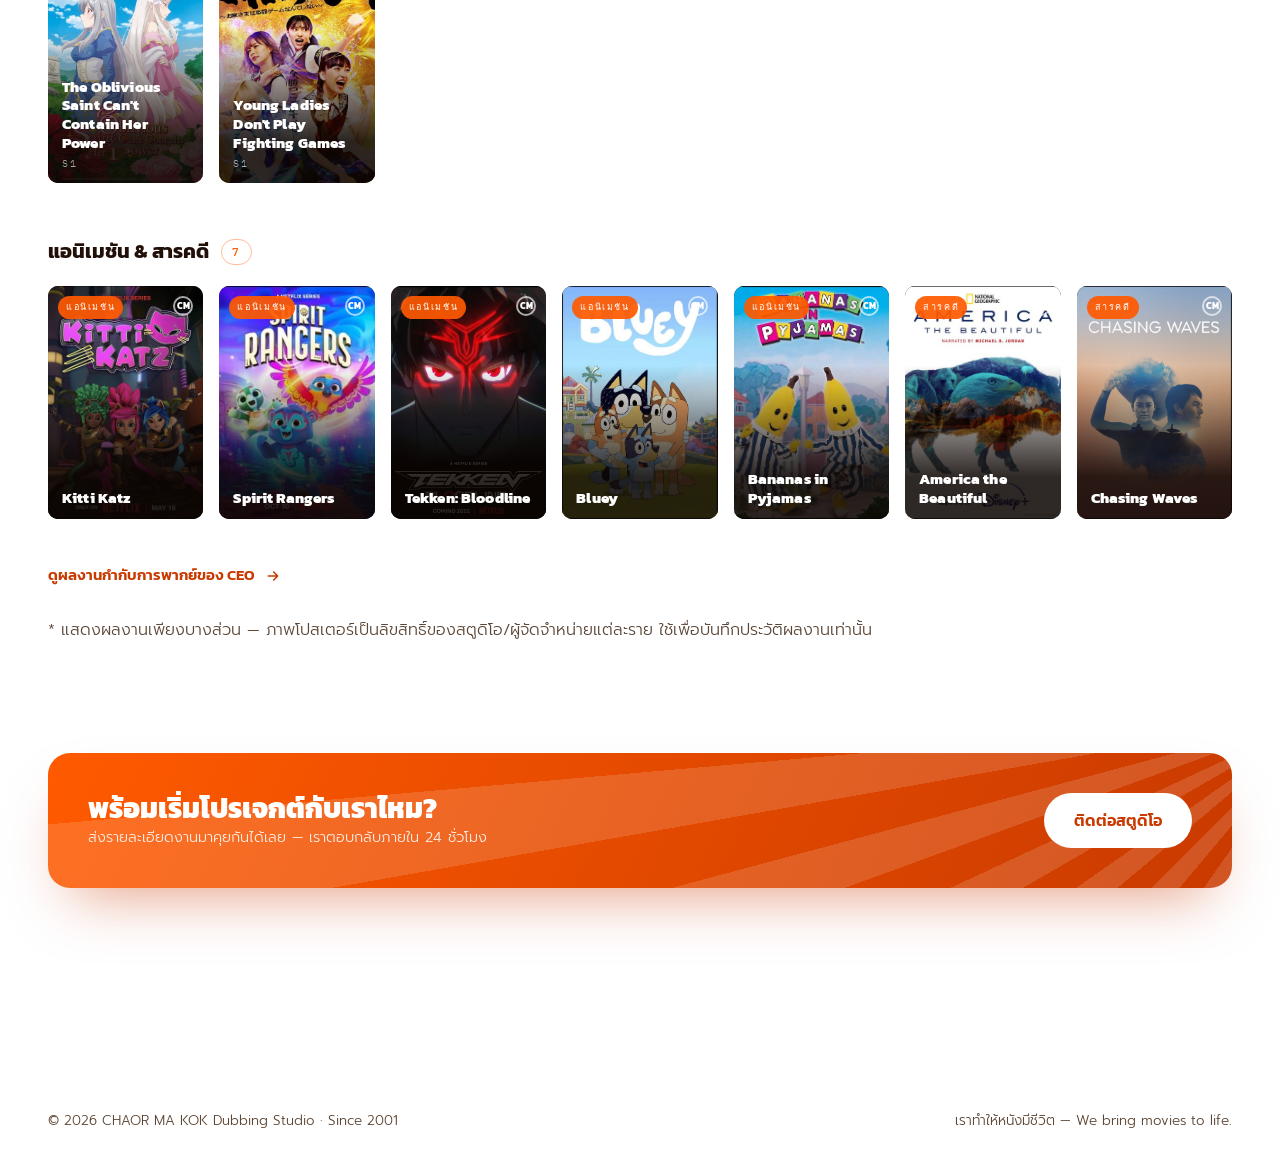
<file: works.html>
<!DOCTYPE html>
<html lang="th">
<head>
<meta charset="UTF-8">
<meta name="viewport" content="width=device-width, initial-scale=1.0">
<title>ผลงานทั้งหมด — CHAOR MA KOK Dubbing Studio</title>
<meta name="description" content="ผลงานพากย์ไทยของสตูดิโอ CHAOR MA KOK — ภาพยนตร์ ซีรีส์เกาหลี ฝรั่ง ญี่ปุ่น และจีน">
<link rel="preconnect" href="https://fonts.googleapis.com">
<link rel="preconnect" href="https://fonts.gstatic.com" crossorigin>
<link href="https://fonts.googleapis.com/css2?family=Kanit:wght@500;600;700;800;900&family=Prompt:wght@300;400;500;600&family=IBM+Plex+Mono:wght@400;500&display=swap" rel="stylesheet">
<link rel="icon" type="image/png" href="assets/logo.png">
<link rel="apple-touch-icon" href="assets/logo-180.png">
<link rel="canonical" href="https://chaormakok.com/works.html">
<meta property="og:type" content="website">
<meta property="og:site_name" content="CHAOR MA KOK">
<meta property="og:locale" content="th_TH">
<meta property="og:url" content="https://chaormakok.com/works.html">
<meta property="og:title" content="ผลงานทั้งหมด — CHAOR MA KOK Dubbing Studio">
<meta property="og:description" content="ผลงานพากย์ไทยของสตูดิโอ CHAOR MA KOK — ภาพยนตร์ ซีรีส์เกาหลี ฝรั่ง ญี่ปุ่น และจีน">
<meta property="og:image" content="https://chaormakok.com/assets/og-image.jpg">
<meta property="og:image:width" content="1200">
<meta property="og:image:height" content="630">
<meta name="twitter:card" content="summary_large_image">
<meta name="twitter:title" content="ผลงานทั้งหมด — CHAOR MA KOK Dubbing Studio">
<meta name="twitter:description" content="ผลงานพากย์ไทยของสตูดิโอ CHAOR MA KOK — ภาพยนตร์ ซีรีส์เกาหลี ฝรั่ง ญี่ปุ่น และจีน">
<meta name="twitter:image" content="https://chaormakok.com/assets/og-image.jpg">
<link rel="stylesheet" href="site.css?v=20260906e">
</head>
<body>
<!-- ================= NAV ================= -->
<nav class="nav">
  <div class="nav-in">
    <a href="index.html" class="brand"><img class="logo" src="assets/logo.png" alt="CHAOR MA KOK logo"><span>CHAOR MA KOK<small data-i18n="brandsub">สตูดิโอพากย์ไทย · SINCE 2001</small></span></a>
    <div class="nav-links">
      <a href="works.html" class="act" data-i18n="nav.works">ผลงาน</a>
      <a href="index.html#services" data-i18n="nav.services">บริการ</a>
      <a href="index.html#process" data-i18n="nav.process">ขั้นตอน</a>
      <a href="about.html" data-i18n="nav.about">เกี่ยวกับเรา</a>
      <a href="ceo.html" data-i18n="nav.ceo">ผู้บริหาร</a>
      <a href="index.html#contact" data-i18n="nav.contact">ติดต่อ</a>
    </div>
    <div class="lang" role="group" aria-label="Language">
      <button id="btn-th" class="on" onclick="setLang('th')">TH</button>
      <button id="btn-en" onclick="setLang('en')">EN</button>
    </div>
    <a href="index.html#contact" class="nav-cta" data-i18n="nav.cta">ขอใบเสนอราคา</a>
  </div>
</nav>

<!-- ================= PAGE HEAD ================= -->
<header class="page-head">
  <div class="wrap">
    <span class="eyebrow rv">OUR WORK</span>
    <h2 class="h2 rv d1" data-i18n-html="wk.title">ผลงานที่<span class="o">ผ่านมือเรา</span></h2>
    <p class="lead rv d2" data-i18n="wk.sub">ผลงานพากย์ไทยของสตูดิโอ CHAOR MA KOK — ภาพยนตร์ฟอร์มยักษ์ ซีรีส์เกาหลี ฝรั่ง ญี่ปุ่น และจีน</p>
  </div>
</header>

<!-- ================= ALL WORKS ================= -->
<section class="sec" style="padding-top:40px">
  <div class="wrap">
    <!-- ---- filmography by category ---- -->
    <div class="wk-group rv">
      <h3><span data-i18n="wk.g1">ภาพยนตร์</span><span class="n" id="nFilm"></span></h3>
      <div class="wk-grid" id="gridFilm"></div>
    </div>
    <div class="wk-group rv">
      <h3><span data-i18n="wk.g2">ซีรีส์เกาหลี</span><span class="n" id="nKr"></span></h3>
      <div class="wk-grid" id="gridKr"></div>
    </div>
    <div class="wk-group rv">
      <h3><span data-i18n="wk.g3">ซีรีส์ฝรั่ง</span><span class="n" id="nWest"></span></h3>
      <div class="wk-grid" id="gridWest"></div>
    </div>
    <div class="wk-group rv">
      <h3><span data-i18n="wk.gjp">ซีรีส์ญี่ปุ่น</span><span class="n" id="nJp"></span></h3>
      <div class="wk-grid" id="gridJp"></div>
    </div>
    <div class="wk-group rv">
      <h3><span data-i18n="wk.g4">ซีรีส์จีน</span><span class="n" id="nCn"></span></h3>
      <div class="wk-grid" id="gridCn"></div>
    </div>
    <div class="wk-group rv">
      <h3><span data-i18n="wk.gvar">วาไรตี้</span><span class="n" id="nVar"></span></h3>
      <div class="wk-grid" id="gridVar"></div>
    </div>
    <div class="wk-group rv">
      <h3><span data-i18n="wk.ganime">อนิเมะ</span><span class="n" id="nAnime"></span></h3>
      <div class="wk-grid" id="gridAnime"></div>
    </div>
    <div class="wk-group rv">
      <h3><span data-i18n="wk.ganim">แอนิเมชัน &amp; สารคดี</span><span class="n" id="nAnim"></span></h3>
      <div class="wk-grid" id="gridAnim"></div>
    </div>
    <a class="wk-more" style="color:var(--orange-deep)" href="ceo.html#credits"><span data-i18n="wk.ceolink">ดูผลงานกำกับการพากย์ของ CEO</span><svg viewBox="0 0 24 24"><path d="M5 12h14M13 6l6 6-6 6"/></svg></a>
    <p class="note" style="color:var(--ink-soft);margin-top:28px" data-i18n="wk.note">* แสดงผลงานเพียงบางส่วน — ภาพโปสเตอร์เป็นลิขสิทธิ์ของสตูดิโอ/ผู้จัดจำหน่ายแต่ละราย ใช้เพื่อบันทึกประวัติผลงานเท่านั้น</p>
  </div>
</section>

<!-- ================= CTA ================= -->
<section class="sec-slim" style="padding-top:0">
  <div class="wrap">
    <div class="cta-band rv">
      <div>
        <h3 data-i18n="cta.t">พร้อมเริ่มโปรเจกต์กับเราไหม?</h3>
        <p data-i18n="cta.d">ส่งรายละเอียดงานมาคุยกันได้เลย — เราตอบกลับภายใน 24 ชั่วโมง</p>
      </div>
      <a class="btn btn-white" href="index.html#contact" data-i18n="cta.btn">ติดต่อสตูดิโอ</a>
    </div>
  </div>
</section>

<footer class="footer">
  <div class="wrap">
    <span>© 2026 CHAOR MA KOK Dubbing Studio · Since 2001</span>
    <span data-i18n="ft">เราทำให้หนังมีชีวิต — We bring movies to life.</span>
  </div>
</footer>

<!-- ================= WORK MODAL ================= -->
<div class="md" id="workModal" role="dialog" aria-modal="true" aria-labelledby="mdTitle" hidden>
  <div class="md-backdrop"></div>
  <div class="md-card">
    <button class="md-close" type="button" aria-label="Close"><svg viewBox="0 0 24 24"><path d="M6 6l12 12M18 6L6 18"/></svg></button>
    <div class="md-art"></div>
    <div>
      <span class="md-badge"></span>
      <h3 class="md-title" id="mdTitle"></h3>
      <div class="md-note"></div>
      <div class="md-rows"></div>
      <div class="md-credits" hidden></div>
    </div>
  </div>
</div>

<script src="site.js?v=20260906e"></script>
</body>
</html>
</file>
<file: site.css>
/* CHAOR MA KOK — shared styles */
:root{
  --orange:#FF5A00;
  --orange-hot:#FF7A1A;
  --orange-deep:#C93A00;
  --ink:#221008;
  --ink-soft:#5C4636;
  --paper:#FFFFFF;
  --cream:#FFF4EC;
  --line:rgba(34,16,8,.12);
  --display:'Kanit',sans-serif;
  --body:'Prompt',sans-serif;
  --mono:'IBM Plex Mono',monospace;
  --r:18px;
}
*{margin:0;padding:0;box-sizing:border-box}
html{scroll-behavior:smooth}
body{
  font-family:var(--body);
  font-weight:300;
  color:var(--ink);
  background:var(--paper);
  overflow-x:hidden;
  line-height:1.65;
}
::selection{background:var(--orange);color:#fff}
a{color:inherit;text-decoration:none}
img{max-width:100%}
:focus-visible{outline:3px solid var(--orange);outline-offset:3px;border-radius:4px}

.wrap{max-width:1440px;margin:0 auto;padding:0 32px}
.eyebrow{
  font-family:var(--mono);font-size:12px;font-weight:500;
  letter-spacing:.22em;text-transform:uppercase;color:var(--orange-deep);
  display:inline-flex;align-items:center;gap:10px;
}
.eyebrow::before{content:"";width:26px;height:2px;background:var(--orange)}
.h2{
  font-family:var(--display);font-weight:800;
  font-size:clamp(30px,4.4vw,52px);line-height:1.12;letter-spacing:-.01em;
  margin:14px 0 12px;
}
.h2 .o{color:var(--orange)}
.lead{max-width:640px;color:var(--ink-soft);font-size:16.5px}

/* ---------- Thai display typography ----------
   Latin display type is tracked tight (negative letter-spacing) with snug
   leading; Thai has stacked vowels/tone marks that need normal tracking and
   more line-height, so relax both only while the page is in Thai. */
html[lang="th"] .hero h1{letter-spacing:normal;line-height:1.3}
html[lang="th"] .h2{letter-spacing:normal;line-height:1.24}
html[lang="th"] .hero h1 .o{white-space:normal}

/* ---------- reveal on scroll ---------- */
.rv{opacity:0;transform:translateY(26px);transition:opacity .7s ease,transform .7s cubic-bezier(.2,.7,.2,1)}
.rv.in{opacity:1;transform:none}
.rv.d1{transition-delay:.08s}.rv.d2{transition-delay:.16s}.rv.d3{transition-delay:.24s}
.rv.d4{transition-delay:.32s}.rv.d5{transition-delay:.4s}

/* ---------- nav ---------- */
.nav{
  position:fixed;inset:0 0 auto 0;z-index:50;
  background:rgba(255,255,255,.82);backdrop-filter:blur(14px);
  border-bottom:1px solid var(--line);
}
.nav-in{max-width:1440px;margin:0 auto;padding:14px 32px;display:flex;align-items:center;gap:28px}
.brand{font-family:var(--display);font-weight:800;font-size:20px;letter-spacing:.02em;display:flex;align-items:center;gap:9px}
.brand .logo{width:32px;height:32px;flex:none;display:block;transition:transform .3s cubic-bezier(.2,.7,.2,1)}
.brand:hover .logo{transform:rotate(-8deg) scale(1.06)}
.brand small{font-family:var(--mono);font-weight:400;font-size:10px;letter-spacing:.28em;color:var(--orange-deep);display:block;line-height:1}
.nav-links{display:flex;gap:26px;margin-left:auto;font-weight:400;font-size:14.5px}
.nav-links a{position:relative;padding:4px 0;color:var(--ink-soft)}
.nav-links a::after{content:"";position:absolute;left:0;bottom:0;width:0;height:2px;background:var(--orange);transition:width .25s}
.nav-links a:hover{color:var(--ink)}
.nav-links a:hover::after{width:100%}
.nav-links a.act{color:var(--ink)}
.nav-links a.act::after{width:100%}
.lang{
  display:flex;border:1.5px solid var(--line);border-radius:99px;overflow:hidden;
  font-family:var(--mono);font-size:12px;font-weight:500;
}
.lang button{
  border:0;background:transparent;padding:7px 14px;cursor:pointer;
  font:inherit;color:var(--ink-soft);transition:.25s;
}
.lang button.on{background:var(--orange);color:#fff}
.nav-cta{
  background:var(--ink);color:#fff;font-family:var(--display);font-weight:600;
  font-size:14px;padding:9px 20px;border-radius:99px;transition:.25s;
}
.nav-cta:hover{background:var(--orange)}

/* ---------- hero ---------- */
.hero{
  position:relative;min-height:100svh;display:flex;align-items:center;
  padding:96px 0 90px;overflow:hidden;
  background:
    radial-gradient(900px 500px at 85% 8%,rgba(255,122,26,.14),transparent 60%),
    radial-gradient(700px 600px at -5% 100%,rgba(255,90,0,.10),transparent 60%),
    var(--paper);
}
.hero-grid{display:grid;grid-template-columns:1.02fr .98fr;gap:24px;align-items:center;width:100%}
.hero-grid>div:first-child{position:relative;z-index:2}
.hero h1{
  font-family:var(--display);font-weight:900;
  font-size:clamp(40px,5.6vw,86px);line-height:1.08;letter-spacing:-.015em;
}
.hero h1 .o{color:var(--orange);position:relative;white-space:nowrap}
.hero h1 .o::after{
  content:"";position:absolute;left:0;right:0;bottom:6px;height:.18em;
  background:linear-gradient(90deg,var(--orange),var(--orange-hot));
  z-index:-1;opacity:.25;border-radius:4px;
}
.hero .lead{margin:20px 0 30px}
/* On wide screens the rotating drum swings ~50-65px behind the headline and the
   lead, so the copy lands on busy poster art. A paper-coloured halo separates
   the glyphs there; over the plain hero background it is invisible. */
.hero h1,.hero .lead{
  text-shadow:0 0 7px var(--paper),0 0 15px var(--paper),0 0 26px var(--paper);
}
.cta-row{display:flex;gap:14px;flex-wrap:wrap}
.btn{
  font-family:var(--display);font-weight:600;font-size:16px;
  padding:14px 30px;border-radius:99px;display:inline-flex;align-items:center;gap:10px;
  transition:transform .2s,box-shadow .2s,background .2s;cursor:pointer;border:0;
}
.btn-fill{background:linear-gradient(115deg,var(--orange),var(--orange-hot));color:#fff;box-shadow:0 12px 30px -10px rgba(255,90,0,.55)}
.btn-fill:hover{transform:translateY(-3px);box-shadow:0 18px 36px -10px rgba(255,90,0,.6)}
.btn-line{border:2px solid var(--ink);color:var(--ink);background:transparent}
.btn-line:hover{background:var(--ink);color:#fff;transform:translateY(-3px)}
.stats{display:flex;gap:38px;margin-top:44px;flex-wrap:wrap}
.stat b{font-family:var(--display);font-weight:800;font-size:32px;color:var(--orange);display:block;line-height:1}
.stat span{font-size:13px;color:var(--ink-soft)}

/* --- 3D poster drum --- */
.stage{
  position:relative;z-index:1;height:560px;perspective:1400px;perspective-origin:50% 42%;
  /* card size scales with the screen: 190px until ~1520, 240px from 1920 up.
     --drum-shift slides the whole drum right as it grows, so the wider ring
     clears the headline and the lead instead of swinging over them. */
  --drum-w:clamp(165px,calc(8.83vw + 52px),220px);
  --drum-h:calc(var(--drum-w)*1.48);
  --drum-shift:clamp(0px,10.4vw - 150px,50px);
  margin-left:var(--drum-shift);margin-right:calc(var(--drum-shift)*-1);
}
.ring{
  position:absolute;inset:0;margin:auto;width:var(--drum-w);height:var(--drum-h);
  transform-style:preserve-3d;
  animation:spin 46s linear infinite;
}
.stage:hover .ring{animation-play-state:paused}
@keyframes spin{from{transform:rotateX(-9deg) rotateY(0)}to{transform:rotateX(-9deg) rotateY(360deg)}}
.ring .card3d{
  position:absolute;inset:0;border-radius:10px;overflow:hidden;
  box-shadow:0 24px 50px -18px rgba(34,16,8,.45);
}
.floor{
  position:absolute;left:50%;top:76%;width:calc(var(--drum-w)*3);height:calc(var(--drum-w)*.7);transform:translateX(-50%);
  background:radial-gradient(50% 50% at 50% 50%,rgba(255,90,0,.28),transparent 70%);
  filter:blur(8px);
}
.stage .hint{
  position:absolute;left:50%;bottom:-6px;transform:translateX(-50%);
  font-family:var(--mono);font-size:11px;letter-spacing:.2em;color:var(--ink-soft);
  text-transform:uppercase;white-space:nowrap;
}

/* --- equalizer wave --- */
.wave{position:absolute;left:0;right:0;bottom:0;height:64px;display:flex;align-items:flex-end;gap:5px;padding:0 6vw;opacity:.9}
.wave i{
  flex:1;background:linear-gradient(180deg,var(--orange-hot),var(--orange));
  border-radius:4px 4px 0 0;height:100%;
  transform-origin:bottom;animation:eq 1.3s ease-in-out infinite;
}
@keyframes eq{0%,100%{transform:scaleY(.14)}50%{transform:scaleY(var(--h,.7))}}

/* ---------- poster look (shared by drum + marquee) ---------- */
.poster{
  position:relative;background:#160a04;color:#fff;overflow:hidden;
  display:flex;flex-direction:column;justify-content:flex-end;
  aspect-ratio:2/3;border-radius:10px;isolation:isolate;
  /* rendered as a <button> so every title is keyboard-openable */
  border:0;padding:0;margin:0;font:inherit;text-align:left;
  cursor:pointer;-webkit-appearance:none;appearance:none;width:100%;
}
.poster:hover .tt b{color:var(--orange-hot)}
.poster::after{
  content:"";position:absolute;inset:0;z-index:1;
  background:linear-gradient(180deg,transparent 34%,rgba(12,5,2,.86) 82%);
}
.poster .art{position:absolute;inset:0}
.poster img.ph{position:absolute;inset:0;width:100%;height:100%;object-fit:cover;display:block}
.poster .tag{
  position:absolute;top:10px;left:10px;z-index:2;
  font-family:var(--mono);font-size:9px;letter-spacing:.18em;text-transform:uppercase;
  background:rgba(255,90,0,.92);padding:4px 8px;border-radius:99px;
}
.poster .tt{position:relative;z-index:2;padding:14px 14px 12px}
.poster .tt b{font-family:var(--display);font-weight:800;font-size:15px;line-height:1.25;display:block;letter-spacing:.01em;transition:color .25s}
.poster .tt i{
  display:block;margin-top:3px;font-style:normal;
  font-family:var(--mono);font-size:9.5px;letter-spacing:.16em;color:rgba(255,244,236,.66);
}
/* titles whose artwork hasn't been supplied yet — typographic card */
.poster.noimg{justify-content:center;text-align:center}
.poster.noimg::after{background:linear-gradient(180deg,rgba(12,5,2,.28),rgba(12,5,2,.72))}
.poster.noimg .tt{padding:16px 14px}
.poster.noimg .tt b{font-size:17px;line-height:1.3;text-wrap:balance}
.poster .mk{
  position:absolute;top:10px;right:10px;z-index:2;width:20px;height:20px;border-radius:50%;
  border:2px solid rgba(255,255,255,.65);
  display:grid;place-items:center;font-family:var(--display);font-size:9px;font-weight:800;
}
/* art variations — duotone orange/dark (fallback when no poster image) */
.art.rays{background:repeating-conic-gradient(from -90deg at 50% 118%,var(--orange) 0 7deg,#200d04 7deg 14deg)}
.art.dots{background:radial-gradient(circle at 50% 30%,rgba(255,122,26,.5),transparent 55%),radial-gradient(rgba(255,90,0,.95) 1.6px,transparent 2.2px);background-size:100% 100%,15px 15px}
.art.split{background:linear-gradient(118deg,var(--orange) 0 46%,#1c0b03 46.3%)}
.art.sun{background:radial-gradient(circle at 50% 34%,var(--orange-hot) 0 26%,transparent 27%),radial-gradient(circle at 50% 34%,rgba(255,90,0,.35) 0 40%,transparent 41%),linear-gradient(180deg,#2a1206,#120702)}
.art.stripes{background:repeating-linear-gradient(52deg,var(--orange) 0 14px,#1e0c04 14px 34px)}
.art.grid{background:linear-gradient(rgba(255,90,0,.55) 1px,transparent 1px),linear-gradient(90deg,rgba(255,90,0,.55) 1px,transparent 1px),linear-gradient(200deg,#331507,#140803);background-size:26px 26px,26px 26px,100% 100%}
.art.wavez{background:repeating-radial-gradient(circle at 50% 120%,var(--orange) 0 10px,#1d0c04 10px 26px)}
.art.eclipse{background:radial-gradient(circle at 70% 26%,#160a04 0 20%,var(--orange) 21% 34%,#160a04 35%),linear-gradient(#160a04,#160a04)}

/* ---------- sections ---------- */
.sec{padding:110px 0}
.sec-slim{padding:88px 0}
.sec-cream{background:linear-gradient(180deg,var(--paper),var(--cream) 18% 82%,var(--paper))}
.first{padding-top:150px}

/* ---------- page head (sub pages) ---------- */
.page-head{
  padding:150px 0 26px;
  background:
    radial-gradient(700px 380px at 85% 0%,rgba(255,122,26,.14),transparent 60%),
    radial-gradient(500px 400px at -5% 30%,rgba(255,90,0,.08),transparent 60%),
    var(--paper);
}

/* ---------- services ---------- */
.sv-grid{display:grid;grid-template-columns:repeat(3,1fr);gap:22px;margin-top:46px}
.sv{
  background:var(--paper);border:1px solid var(--line);border-radius:var(--r);
  padding:30px 28px;position:relative;overflow:hidden;
  transition:transform .3s cubic-bezier(.2,.7,.2,1),box-shadow .3s,border-color .3s;
}
.sv:hover{transform:translateY(-8px);box-shadow:0 26px 48px -22px rgba(255,90,0,.35);border-color:rgba(255,90,0,.45)}
.sv::before{
  content:"";position:absolute;inset:auto -30% -55% auto;width:220px;height:220px;border-radius:50%;
  background:radial-gradient(circle,rgba(255,90,0,.14),transparent 70%);
  transition:transform .4s;
}
.sv:hover::before{transform:scale(1.5)}
.sv .ic{
  width:52px;height:52px;border-radius:14px;display:grid;place-items:center;
  background:linear-gradient(135deg,var(--orange),var(--orange-hot));color:#fff;
  box-shadow:0 10px 22px -8px rgba(255,90,0,.55);margin-bottom:18px;
}
.sv .ic svg{width:26px;height:26px}
.sv h3{font-family:var(--display);font-weight:700;font-size:20px;margin-bottom:8px}
.sv p{font-size:14.5px;color:var(--ink-soft)}

/* ---------- works / marquee ---------- */
.works{padding:110px 0;background:#170a04;color:#fff;position:relative;overflow:hidden}
.works .eyebrow{color:var(--orange-hot)}
.works .lead{color:rgba(255,244,236,.68)}
.works::before{
  content:"";position:absolute;inset:0;pointer-events:none;
  background:radial-gradient(800px 400px at 50% -10%,rgba(255,90,0,.22),transparent 65%);
}
.m-track{display:flex;gap:18px;width:max-content;padding:9px 0}
.m-row{overflow:hidden;margin:0 -32px;-webkit-mask:linear-gradient(90deg,transparent,#000 7% 93%,transparent);mask:linear-gradient(90deg,transparent,#000 7% 93%,transparent)}
.m-row:first-of-type{margin-top:48px}
.m-label{
  display:inline-block;margin:34px 0 12px;
  font-family:var(--mono);font-size:11px;font-weight:500;letter-spacing:.24em;text-transform:uppercase;
  color:var(--orange-hot);border-left:3px solid var(--orange);padding-left:11px;
}
.m1 .m-track{animation:mq 52s linear infinite}
.m2 .m-track{animation:mq2 58s linear infinite}
@keyframes mq{to{transform:translateX(-50%)}}
@keyframes mq2{from{transform:translateX(-50%)}to{transform:translateX(0)}}
.m-row:hover .m-track{animation-play-state:paused}
.m-track .poster{width:188px;flex:none;transition:transform .3s}
.m-track .poster:hover{transform:scale(1.06) rotate(-1.2deg);z-index:3}
.works .note{margin-top:34px;font-family:var(--mono);font-size:11px;letter-spacing:.1em;color:rgba(255,244,236,.45)}

/* ---------- process steps / missions ---------- */
.steps{display:grid;grid-template-columns:repeat(4,1fr);gap:20px;margin-top:48px;counter-reset:st}
.step{position:relative;border-top:3px solid var(--line);padding:24px 6px 0;transition:border-color .3s}
.step:hover{border-color:var(--orange)}
.step::before{
  counter-increment:st;content:"0" counter(st);
  font-family:var(--mono);font-size:13px;color:var(--orange);letter-spacing:.15em;
}
.step h3{font-family:var(--display);font-weight:700;font-size:19px;margin:8px 0 6px}
.step p{font-size:14px;color:var(--ink-soft)}

/* ---------- preview bands (condensed About / CEO on the home page) ---------- */
.pv{padding:98px 0;position:relative;overflow:hidden}
.pv::after{
  content:"";position:absolute;inset:auto auto -40% -12%;width:520px;height:520px;border-radius:50%;
  background:radial-gradient(circle,rgba(255,90,0,.09),transparent 68%);pointer-events:none;
}
.pv-in{display:grid;grid-template-columns:1.02fr .98fr;gap:62px;align-items:center;position:relative}
.pv-media{order:2}
.pv.alt .pv-media{order:-1}
.pv-body .lead{margin-top:4px}
.pv-cta{margin-top:28px;display:inline-flex;align-items:center;gap:10px}
.pv-cta svg{width:17px;height:17px;fill:none;stroke:currentColor;stroke-width:2.4;stroke-linecap:round;stroke-linejoin:round;transition:transform .3s}
.pv-cta:hover svg{transform:translateX(4px)}

/* about band — vision + highlight tiles */
.pv-panel{display:grid;grid-template-columns:1fr 1fr;gap:14px}
.pv-quote{
  grid-column:1/-1;background:linear-gradient(135deg,#fff,var(--cream));
  border:1px solid rgba(255,90,0,.24);border-left:5px solid var(--orange);
  border-radius:var(--r);padding:24px 26px;box-shadow:0 22px 44px -30px rgba(255,90,0,.5);
}
.pv-quote b{font-family:var(--display);font-weight:700;font-size:19px;line-height:1.4;display:block}
.pv-quote span{font-size:13.5px;color:var(--ink-soft);display:block;margin-top:7px;line-height:1.65}

/* ceo band — layered cutout composition
   Layers (back to front): sound rings → name wordmark → orange disc → figure.
   The figure PNG is exported head-centred, so plain centring lines the head up
   with the disc; it deliberately breaks out above the disc and beyond its sides. */
.cx-stage{position:relative;width:100%;max-width:460px;aspect-ratio:1/1;margin:0 auto}
.cx-stage>*{position:absolute}

.cx-ring{
  left:50%;aspect-ratio:1/1;border-radius:50%;
  border:1.5px solid rgba(255,90,0,.26);z-index:0;
  animation:cxpulse 4.4s ease-in-out infinite;
}
.cx-ring.r1{width:80%;margin-left:-40%;bottom:-2%}
.cx-ring.r2{width:96%;margin-left:-48%;bottom:-10%;border-color:rgba(255,90,0,.18);animation-delay:.6s}
.cx-ring.r3{width:112%;margin-left:-56%;bottom:-18%;border-color:rgba(255,90,0,.11);animation-delay:1.2s}
@keyframes cxpulse{0%,100%{transform:scale(1);opacity:1}50%{transform:scale(1.045);opacity:.45}}

.cx-word{
  left:0;right:0;top:6%;text-align:center;z-index:0;
  font-family:var(--display);font-weight:900;font-size:clamp(54px,9.5vw,108px);
  line-height:1;letter-spacing:-.04em;white-space:nowrap;
  color:rgba(255,90,0,.09);-webkit-text-stroke:2px rgba(255,90,0,.3);
  user-select:none;pointer-events:none;
}

.cx-disc{
  left:50%;width:64%;margin-left:-32%;bottom:6%;aspect-ratio:1/1;border-radius:50%;z-index:1;
  background:radial-gradient(circle at 50% 32%,var(--orange-hot),var(--orange) 58%,var(--orange-deep));
  box-shadow:0 40px 80px -28px rgba(201,58,0,.62);
}

.cx-fig{
  left:50%;width:100%;margin-left:-50%;bottom:2%;z-index:2;display:block;
  filter:drop-shadow(0 26px 34px rgba(34,16,8,.34));
}
.cx-stage .ceo-badge{z-index:3;right:2%;bottom:12%}
.pv-facts{display:flex;gap:26px;flex-wrap:wrap;margin-top:22px}
.pv-facts div{display:flex;flex-direction:column}
.pv-facts b{font-family:var(--display);font-weight:800;font-size:27px;color:var(--orange);line-height:1.05}
.pv-facts span{font-size:12.5px;color:var(--ink-soft);margin-top:2px}

/* ---------- contact ---------- */
.contact{padding:110px 0 90px;position:relative;overflow:hidden;
  background:linear-gradient(160deg,var(--orange) 0%,var(--orange-deep) 100%);color:#fff}
.contact::before{
  content:"";position:absolute;inset:0;opacity:.16;pointer-events:none;
  background:repeating-conic-gradient(from -90deg at 110% -20%,#fff 0 5deg,transparent 5deg 10deg);
}
.ct-grid{display:grid;grid-template-columns:1.05fr .95fr;gap:56px;align-items:start;position:relative}
.contact .eyebrow{color:#fff}.contact .eyebrow::before{background:#fff}
.contact .h2{color:#fff}
.contact .lead{color:rgba(255,255,255,.85)}
.ct-card{
  background:rgba(255,255,255,.98);color:var(--ink);border-radius:22px;padding:36px;
  box-shadow:0 40px 80px -30px rgba(60,15,0,.5);
}
.ct-row{display:flex;gap:16px;padding:16px 0;border-bottom:1px dashed var(--line);align-items:flex-start}
.ct-row:last-child{border:0}
.ct-row .ic{width:44px;height:44px;flex:none;border-radius:12px;background:var(--cream);display:grid;place-items:center;color:var(--orange-deep)}
.ct-row .ic svg{width:22px;height:22px}
.ct-row b{font-family:var(--display);font-weight:600;font-size:15px;display:block}
.ct-row p,.ct-row a{font-size:14.5px;color:var(--ink-soft)}
.ct-row a:hover{color:var(--orange-deep)}
.ct-map{font-family:var(--mono);font-size:11px;letter-spacing:.12em;text-transform:uppercase;color:var(--orange-deep);display:inline-block;margin-top:4px}
.socials{display:flex;gap:8px;flex-wrap:wrap;margin-top:6px}
.socials a{
  display:inline-flex;align-items:center;gap:7px;font-size:13px;
  border:1.5px solid var(--line);border-radius:99px;padding:6px 14px;transition:.25s;
}
.socials a svg{width:15px;height:15px;flex:none}
.socials a:hover{border-color:var(--orange);color:var(--orange-deep);background:var(--cream)}
.ct-actions{display:flex;gap:12px;margin-top:22px;flex-wrap:wrap}
.btn-white{background:#fff;color:var(--orange-deep)}
.btn-white:hover{transform:translateY(-3px);box-shadow:0 14px 30px -10px rgba(60,15,0,.4)}
.btn-ghost{border:2px solid rgba(255,255,255,.8);color:#fff;background:transparent}
.btn-ghost:hover{background:#fff;color:var(--orange-deep);transform:translateY(-3px)}
.contact .wave{position:static;height:52px;margin-top:40px;padding:0;opacity:.55}
.contact .wave i{background:#fff}

/* ---------- CTA band (sub pages) ---------- */
.cta-band{
  margin:0 0 100px;border-radius:22px;color:#fff;position:relative;overflow:hidden;
  background:linear-gradient(115deg,var(--orange),var(--orange-deep));
  padding:38px 40px;display:flex;align-items:center;gap:26px;flex-wrap:wrap;
  box-shadow:0 30px 60px -25px rgba(201,58,0,.5);
}
.cta-band::before{
  content:"";position:absolute;inset:0;opacity:.14;pointer-events:none;
  background:repeating-conic-gradient(from -90deg at 108% -30%,#fff 0 5deg,transparent 5deg 10deg);
}
.cta-band h3{font-family:var(--display);font-weight:800;font-size:clamp(20px,2.6vw,28px);line-height:1.25}
.cta-band p{color:rgba(255,255,255,.88);font-size:14.5px}
.cta-band .btn{margin-left:auto;flex:none;position:relative}

/* ---------- footer ---------- */
.footer{padding:34px 0;font-size:13.5px;color:var(--ink-soft)}
.footer .wrap{display:flex;justify-content:space-between;gap:14px;flex-wrap:wrap;align-items:center}

/* ---------- about ---------- */
.ab-grid{display:grid;grid-template-columns:1.05fr .95fr;gap:52px;align-items:start}
.vision{background:linear-gradient(135deg,var(--cream),#fff);border:1px solid rgba(255,90,0,.22);border-left:5px solid var(--orange);border-radius:var(--r);padding:24px 26px;margin-top:26px}
.vision b{font-family:var(--display);font-size:20px;font-weight:700;display:block;margin-bottom:6px;line-height:1.35}
.vision p{color:var(--ink-soft);font-size:14.5px}
.ab-grid .steps{grid-template-columns:1fr 1fr;margin-top:6px}
.nums{display:grid;grid-template-columns:repeat(4,1fr);gap:14px;margin-top:52px}
.num{border:1px solid var(--line);border-radius:14px;padding:18px 12px;text-align:center;background:#fff;transition:transform .3s,border-color .3s}
.num:hover{border-color:rgba(255,90,0,.5);transform:translateY(-4px)}
.num b{font-family:var(--display);font-weight:800;font-size:26px;color:var(--orange);display:block;line-height:1.05;margin-bottom:4px}
.num span{font-size:12.5px;color:var(--ink-soft);line-height:1.4;display:block}
.dirs{margin-top:24px;font-family:var(--mono);font-size:11.5px;line-height:2.1;letter-spacing:.02em;color:var(--ink-soft)}
.dirs b{color:var(--orange-deep);font-weight:500}

/* ---------- special projects carousel ---------- */
.sp-head{margin-top:64px;display:flex;align-items:flex-end;gap:20px;flex-wrap:wrap}
.sp-head .h2{margin-bottom:0}
.sp-nav{margin-left:auto;display:flex;align-items:center;gap:10px}
.sp-arrow{
  width:42px;height:42px;border-radius:50%;flex:none;cursor:pointer;
  background:rgba(255,255,255,.06);border:1.5px solid rgba(255,122,26,.45);color:var(--orange-hot);
  display:grid;place-items:center;transition:background .25s,color .25s,transform .25s;
}
.sp-arrow svg{width:17px;height:17px;fill:none;stroke:currentColor;stroke-width:2.4;stroke-linecap:round;stroke-linejoin:round}
.sp-arrow:hover{background:var(--orange);border-color:var(--orange);color:#fff;transform:scale(1.06)}
.sp-dots{display:flex;gap:8px;margin-left:4px}
.sp-dot{width:9px;height:9px;border-radius:50%;border:0;padding:0;cursor:pointer;background:rgba(255,255,255,.28);transition:.25s}
.sp-dot.on{background:var(--orange);width:24px;border-radius:99px}

.sp-viewport{overflow:hidden;margin-top:22px;border-radius:22px}
.sp-track{display:flex;transition:transform .55s cubic-bezier(.2,.7,.2,1)}
.sp-slide{
  min-width:100%;box-sizing:border-box;
  background:linear-gradient(135deg,#241109,#2f1406 55%,#3d1c08);
  border:1px solid rgba(255,122,26,.3);border-radius:22px;padding:34px;
  display:grid;grid-template-columns:270px 1fr;gap:36px;align-items:center;position:relative;overflow:hidden;
}
.sp-slide::before{content:"";position:absolute;inset:auto -12% -50% auto;width:420px;height:420px;border-radius:50%;background:radial-gradient(circle,rgba(255,90,0,.2),transparent 70%);pointer-events:none}
.sp-poster{border-radius:14px;overflow:hidden;box-shadow:0 30px 60px -18px rgba(0,0,0,.65);position:relative}
.sp-poster img{display:block;width:100%}
.sp-slide h3{font-family:var(--display);font-weight:800;font-size:clamp(22px,2.6vw,30px);margin:10px 0 8px;color:#fff}
.sp-slide .sp-sub{color:rgba(255,244,236,.72);font-size:14.5px;max-width:560px}

/* ---------- filmography grids ---------- */
.wk-group{margin-top:52px}
.wk-group h3{
  font-family:var(--display);font-weight:700;font-size:20px;margin-bottom:4px;
  display:flex;align-items:center;gap:12px;
}
.wk-group h3 .n{font-family:var(--mono);font-size:11px;font-weight:500;letter-spacing:.14em;color:var(--orange);
  border:1px solid rgba(255,90,0,.4);border-radius:99px;padding:3px 10px}
.wk-grid{display:grid;grid-template-columns:repeat(auto-fill,minmax(146px,1fr));gap:16px;margin-top:18px}
.wk-grid .poster{transition:transform .3s cubic-bezier(.2,.7,.2,1),box-shadow .3s}
.wk-grid .poster:hover{transform:translateY(-6px);box-shadow:0 24px 44px -20px rgba(0,0,0,.6);z-index:2}
.works .wk-group h3{color:#fff}
.wk-more{
  margin-top:44px;display:inline-flex;align-items:center;gap:10px;
  font-family:var(--display);font-weight:600;font-size:15px;color:var(--orange-hot);
}
.wk-more svg{width:16px;height:16px;fill:none;stroke:currentColor;stroke-width:2.4;stroke-linecap:round;stroke-linejoin:round;transition:transform .3s}
.wk-more:hover svg{transform:translateX(4px)}

/* ---------- work modal ---------- */
.md{position:fixed;inset:0;z-index:120;display:grid;place-items:center;padding:24px}
.md[hidden]{display:none}
.md-backdrop{position:absolute;inset:0;background:rgba(20,8,3,.68);backdrop-filter:blur(6px);opacity:0;transition:opacity .22s}
.md.on .md-backdrop{opacity:1}
.md-card{
  position:relative;width:min(760px,100%);max-height:88vh;overflow:auto;
  background:var(--paper);border-radius:22px;padding:26px;
  display:grid;grid-template-columns:230px 1fr;gap:28px;align-items:start;
  box-shadow:0 50px 100px -30px rgba(34,16,8,.6);
  transform:translateY(16px) scale(.97);opacity:0;transition:transform .28s cubic-bezier(.2,.7,.2,1),opacity .28s;
}
.md.on .md-card{transform:none;opacity:1}
.md-art{position:relative;border-radius:14px;overflow:hidden;aspect-ratio:2/3;background:#160a04}
.md-art img{width:100%;height:100%;object-fit:cover;display:block}
.md-art .art{position:absolute;inset:0}
.md-badge{
  display:inline-block;font-family:var(--mono);font-size:10px;letter-spacing:.16em;text-transform:uppercase;
  padding:5px 12px;border-radius:99px;margin-bottom:12px;
}
.md-badge.company{background:rgba(255,90,0,.14);color:var(--orange-deep);border:1px solid rgba(255,90,0,.35)}
.md-badge.ceo{background:rgba(34,16,8,.07);color:var(--ink-soft);border:1px solid var(--line)}
.md-title{font-family:var(--display);font-weight:800;font-size:clamp(21px,3vw,28px);line-height:1.25}
.md-note{font-family:var(--mono);font-size:12px;letter-spacing:.14em;color:var(--orange-deep);margin-top:6px}
.md-rows{margin-top:18px}
.md-row{display:flex;gap:14px;padding:11px 0;border-bottom:1px dashed var(--line);font-size:14.5px;align-items:baseline}
.md-row:last-child{border-bottom:0}
.md-row b{font-family:var(--display);font-weight:600;flex:none;width:96px}
.md-row span{color:var(--ink-soft)}

/* credits list inside the work modal */
.cr-head{font-family:var(--display);font-weight:700;font-size:15px;margin:22px 0 10px;padding-top:16px;border-top:1px solid var(--line)}
.cr-block + .cr-block{margin-top:18px}
.cr-season{font-family:var(--mono);font-size:10.5px;letter-spacing:.16em;color:var(--orange-deep);margin-bottom:8px}
.cr-grid{display:grid;grid-template-columns:1fr 1fr;gap:2px 14px;font-size:14px}
.cr-th{font-family:var(--mono);font-size:9.5px;letter-spacing:.14em;text-transform:uppercase;color:var(--ink-soft);padding-bottom:5px}
.cr-c{padding:4px 0}
.cr-v{padding:4px 0;color:var(--ink-soft)}
.cr-line{display:flex;gap:12px;margin-top:12px;font-size:13.5px;align-items:baseline}
.cr-line b{font-family:var(--display);font-weight:600;flex:none;width:112px}
.cr-line span{color:var(--ink-soft);line-height:1.65}
@media(max-width:640px){
  .cr-line{display:block}
  .cr-line b{display:block;width:auto;margin-bottom:2px}
}
.md-close{
  position:absolute;top:14px;right:14px;width:36px;height:36px;border-radius:50%;
  border:1.5px solid var(--line);background:#fff;color:var(--ink-soft);cursor:pointer;
  display:grid;place-items:center;transition:.25s;z-index:2;
}
.md-close svg{width:16px;height:16px;fill:none;stroke:currentColor;stroke-width:2.4;stroke-linecap:round}
.md-close:hover{background:var(--orange);border-color:var(--orange);color:#fff;transform:rotate(90deg)}

/* ---------- studio gallery + team (about) ---------- */
.gal{display:grid;grid-template-columns:repeat(4,1fr);gap:14px;margin-top:26px}
.gal figure{border-radius:16px;overflow:hidden;position:relative;box-shadow:0 18px 36px -22px rgba(34,16,8,.5)}
.gal img{width:100%;aspect-ratio:4/3;object-fit:cover;display:block;transition:transform .5s}
.gal figure:hover img{transform:scale(1.06)}
.team-shot{margin-top:26px;border-radius:22px;overflow:hidden;box-shadow:0 30px 60px -30px rgba(34,16,8,.5)}
.team-shot img{width:100%;display:block}
.celebs{display:grid;grid-template-columns:repeat(3,1fr);gap:13px;margin-top:20px;position:relative}
.celeb{background:rgba(255,255,255,.05);border:1px solid rgba(255,255,255,.1);border-radius:12px;overflow:hidden;transition:transform .3s,border-color .3s}
.celeb:hover{transform:translateY(-4px);border-color:rgba(255,122,26,.5)}
.celeb img{width:100%;display:block;aspect-ratio:8/5;object-fit:cover}
.celeb .cb{padding:8px 11px 10px}
.celeb b{font-family:var(--display);font-weight:600;font-size:13.5px;display:block;color:#fff}
.celeb span{font-family:var(--mono);font-size:9.5px;letter-spacing:.08em;color:var(--orange-hot);text-transform:uppercase}
/* cast members with no verified headshot: keep the card, drop the picture rather
   than risk showing the wrong person's face */
.celeb.nophoto{display:flex;align-items:center;min-height:74px;background:linear-gradient(150deg,rgba(255,122,26,.14),rgba(255,255,255,.04))}
.celeb.nophoto .cb{padding:10px 12px}

/* ---------- ceo ---------- */
.ceo-grid{display:grid;grid-template-columns:.88fr 1.12fr;gap:56px;align-items:start}
.ceo-photo{position:relative}
.ceo-photo img{width:100%;border-radius:22px;display:block;box-shadow:0 40px 80px -30px rgba(34,16,8,.45)}
.ceo-badge{position:absolute;right:-14px;bottom:28px;background:linear-gradient(115deg,var(--orange),var(--orange-hot));color:#fff;border-radius:16px;padding:13px 20px;box-shadow:0 18px 40px -12px rgba(255,90,0,.55);text-align:center}
.ceo-badge b{font-family:var(--display);font-size:25px;font-weight:800;display:block;line-height:1.05}
.ceo-badge span{font-family:var(--mono);font-size:9.5px;letter-spacing:.14em;text-transform:uppercase}
.ceo-role{font-family:var(--mono);font-size:12.5px;letter-spacing:.05em;color:var(--orange-deep);margin:0 0 14px}
.ceo-quote{border-left:4px solid var(--orange);padding:8px 0 8px 20px;margin:18px 0;font-family:var(--display);font-weight:600;font-size:18.5px;line-height:1.5}
.chips{display:flex;flex-wrap:wrap;gap:9px;margin:18px 0 4px}
.chip{font-size:13px;border:1.5px solid var(--line);padding:6px 14px;border-radius:99px;color:var(--ink-soft);background:#fff;transition:.25s}
.chip:hover{border-color:var(--orange);color:var(--orange-deep)}
.facts{margin-top:14px}
.fact{display:flex;gap:12px;padding:10px 0;border-bottom:1px dashed var(--line);font-size:14.5px;align-items:baseline}
.fact:last-child{border-bottom:0}
.fact b{font-family:var(--display);font-weight:600;flex:none;width:118px}
.fact span{color:var(--ink-soft)}
.years{display:grid;grid-template-columns:repeat(3,1fr);gap:18px;margin-top:40px}
.year-card{border:1px solid var(--line);border-radius:var(--r);padding:20px 22px;background:#fff;transition:transform .3s,box-shadow .3s,border-color .3s}
.year-card:hover{border-color:rgba(255,90,0,.45);box-shadow:0 22px 44px -24px rgba(255,90,0,.35);transform:translateY(-5px)}
.year-card .yr{font-family:var(--display);font-weight:800;font-size:24px;color:var(--orange)}
.year-card .cnt{font-family:var(--mono);font-size:10px;letter-spacing:.14em;color:var(--ink-soft);text-transform:uppercase;margin-left:8px}
.year-card p{font-size:13.5px;color:var(--ink-soft);margin-top:8px;line-height:1.75}

/* ---------- responsive ---------- */
@media(max-width:1020px){
  .hero-grid{grid-template-columns:1fr;gap:6px}
  .stage{height:430px;--drum-w:155px;margin-top:-30px}
  .sv-grid{grid-template-columns:repeat(2,1fr)}
  .steps{grid-template-columns:repeat(2,1fr)}
  .ct-grid{grid-template-columns:1fr;gap:36px}
  .nav-links{display:none}
  .ab-grid,.ceo-grid{grid-template-columns:1fr;gap:40px}
  .nums{grid-template-columns:repeat(2,1fr)}
  .sp-slide{grid-template-columns:1fr}
  .sp-poster{max-width:320px}
  .gal{grid-template-columns:repeat(2,1fr)}
  .md-card{grid-template-columns:190px 1fr;gap:22px}
  .years{grid-template-columns:repeat(2,1fr)}
  .ceo-photo{max-width:440px}
  .pv{padding:76px 0}
  .pv-in{grid-template-columns:1fr;gap:40px}
  .pv-media,.pv.alt .pv-media{order:2}
  .cx-stage{max-width:380px}
}
@media(max-width:640px){
  .wrap{padding:0 20px}
  .sv-grid{grid-template-columns:1fr}
  .steps{grid-template-columns:1fr!important}
  .stage{height:360px;--drum-w:124px;margin:-70px 0 -40px}
  .nav-cta{display:none}
  .m-track .poster{width:150px}
  .stats{gap:24px}
  .hero{padding-top:110px}
  .celebs{grid-template-columns:repeat(2,1fr)}
  .years{grid-template-columns:1fr}
  .sp-slide{padding:24px}
  .wk-grid{grid-template-columns:repeat(auto-fill,minmax(120px,1fr));gap:12px}
  .md{padding:14px}
  .md-card{grid-template-columns:1fr;gap:18px;padding:20px}
  .md-art{max-width:200px}
  .ceo-badge{right:8px}
  .pv-panel{grid-template-columns:1fr 1fr}
  .cx-stage{max-width:300px}
  .cx-ring.r3{display:none}
  .pv-facts{gap:18px}
  .cta-band{padding:28px}
  .cta-band .btn{margin-left:0}
}
/* --- desktop: 32px is the phone gutter; give the shell real margins here --- */
@media(min-width:1200px){
  .wrap{padding:0 48px}
  .nav-in{padding:14px 48px}
}
/* --- large desktop: the 1240px shell left ~1/3 of a 1920 screen empty --- */
@media(min-width:1500px){
  .wrap,.nav-in{max-width:1560px}
  .stage{height:570px}
  .m-track .poster{width:212px}
  .wk-grid{grid-template-columns:repeat(auto-fill,minmax(172px,1fr));gap:18px}
  .stats{gap:52px}
  .sv-grid,.steps{gap:26px}
}

@media(prefers-reduced-motion:reduce){
  *,*::before,*::after{animation-duration:.01ms!important;animation-iteration-count:1!important;transition-duration:.01ms!important}
  .rv{opacity:1;transform:none}
}
</file>
